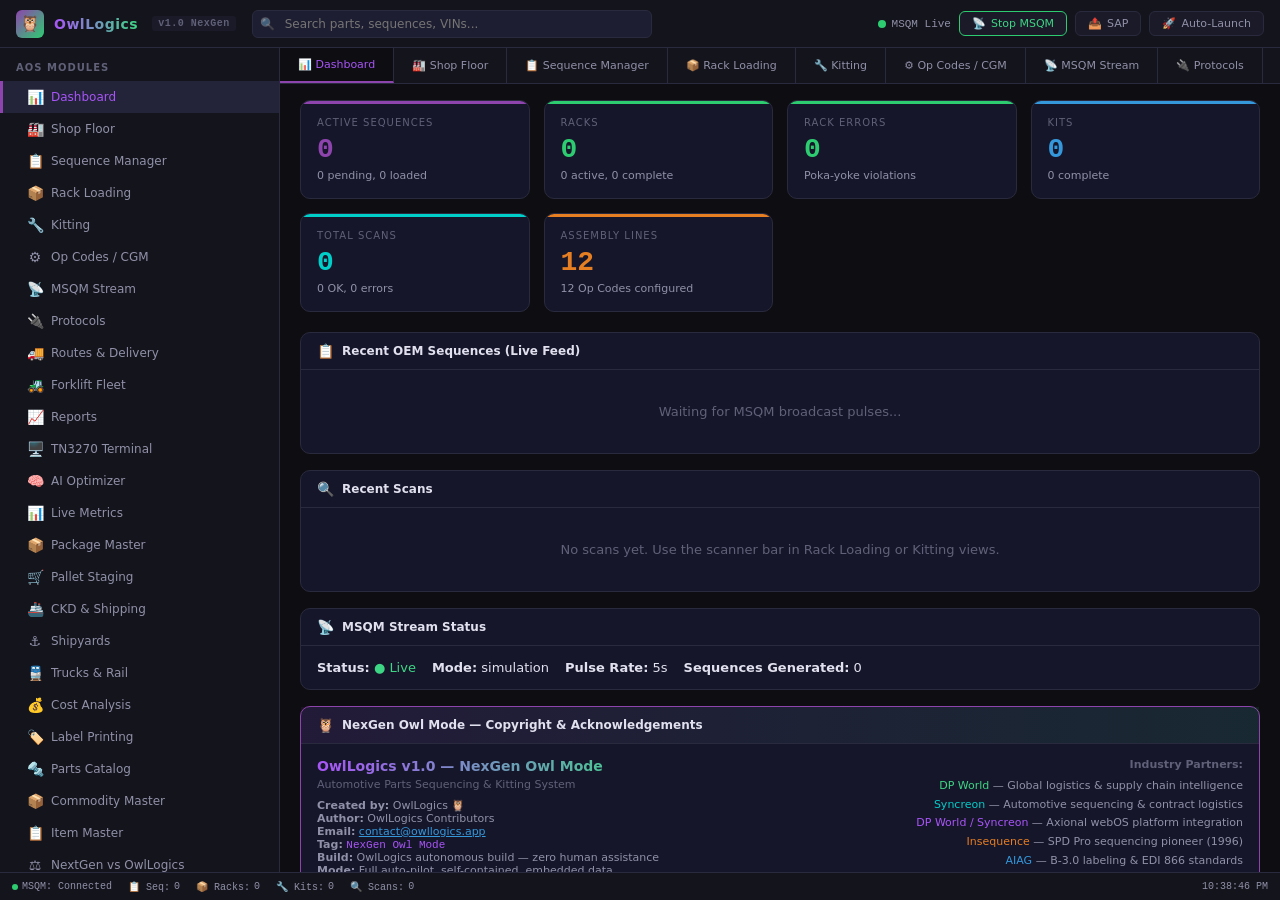
<file: index.html>
<!DOCTYPE html>
<html lang="en">
<head>
  <meta charset="UTF-8">
  <meta name="viewport" content="width=device-width, initial-scale=1.0, maximum-scale=5.0, user-scalable=yes">
  <meta name="description" content="OwlLogics NexGen — Automotive Parts Sequencing & Kitting System. FCA CONVIS, Harley-Davidson SAP, GM ILVS, Azure IoT Hub, SAP PM. Self-contained PWA.">
  <meta name="theme-color" content="#8E44AD">
  <meta name="mobile-web-app-capable" content="yes">
  <meta name="apple-mobile-web-app-capable" content="yes">
  <meta name="apple-mobile-web-app-status-bar-style" content="black-translucent">
  <meta name="apple-mobile-web-app-title" content="OwlLogics">
  <meta name="application-name" content="OwlLogics">
  <link rel="manifest" href="manifest.json">
  <link rel="apple-touch-icon" href="icons/apple-touch-icon.png" sizes="180x180">
  <link rel="apple-touch-icon" href="icons/icon-192.png" sizes="192x192">
  <link rel="icon" type="image/png" href="icons/favicon-32.png" sizes="32x32">
  <link rel="icon" href="owllogics.ico" type="image/x-icon">
  <!--
    OwlLogics NexGen Owl Mode
    (c) 2024 Paul Adcock - All Rights Reserved - Patent Pending
    Contact: paul.dev.co@outlook.com
    Unauthorized reproduction, distribution, or commercial use is prohibited.
  -->
  <title>OwlLogics — NexGen Owl Mode — Automotive Parts Sequencing</title>
  <link rel="stylesheet" href="css/style.css">
  <link rel="icon" href="data:image/svg+xml,<svg xmlns='http://www.w3.org/2000/svg' viewBox='0 0 100 100'><rect width='100' height='100' rx='20' fill='%238E44AD'/><text x='50' y='72' font-size='55' text-anchor='middle' fill='white' font-family='sans-serif' font-weight='bold'>🦉</text></svg>">
  <style>
  /* Loading screen shown before app boots */
  #boot-loader {
    position: fixed; top: 0; left: 0; right: 0; bottom: 0;
    background: #0d0d12; display: flex; flex-direction: column;
    align-items: center; justify-content: center;
    z-index: 99999; transition: opacity 0.4s;
  }
  #boot-loader .boot-logo {
    width: 64px; height: 64px;
    background: linear-gradient(135deg, #8E44AD, #2ECC71);
    border-radius: 14px; display: flex; align-items: center; justify-content: center;
    font-size: 34px; color: white; font-weight: bold;
    animation: bootPulse 1.2s infinite;
    margin-bottom: 20px;
    box-shadow: 0 0 30px rgba(142,68,173,0.4);
  }
  #boot-loader .boot-title {
    color: #e0e0ee; font-family: 'Segoe UI', sans-serif; font-size: 18px;
    letter-spacing: 1px; margin-bottom: 4px; font-weight: 600;
  }
  #boot-loader .boot-title .accent {
    background: linear-gradient(90deg, #A855F7, #3DD684);
    -webkit-background-clip: text; -webkit-text-fill-color: transparent;
    background-clip: text;
  }
  #boot-loader .boot-subtitle {
    color: #606078; font-family: 'Segoe UI', sans-serif; font-size: 11px;
    letter-spacing: 0.5px; margin-bottom: 24px;
  }
  #boot-progress-track {
    width: 320px; height: 4px; background: #1a1a28; border-radius: 2px;
    overflow: hidden; margin-bottom: 16px;
  }
  #boot-progress-fill {
    height: 100%; width: 0%; border-radius: 2px;
    background: linear-gradient(90deg, #8E44AD, #2ECC71);
    transition: width 0.3s ease;
  }
  #boot-log {
    width: 380px; max-height: 200px; overflow: hidden;
    font-family: 'Cascadia Code', 'Consolas', monospace; font-size: 10px;
    line-height: 1.6;
  }
  .boot-log-entry {
    display: flex; align-items: center; gap: 6px;
    color: #606078; opacity: 0; transform: translateX(-8px);
    transition: all 0.2s ease;
  }
  .boot-log-entry.visible { opacity: 1; transform: translateX(0); }
  .boot-log-entry .ble-icon { width: 14px; text-align: center; font-size: 11px; }
  .boot-log-entry .ble-time { color: #404058; min-width: 50px; }
  .boot-log-entry .ble-msg { color: #9090a8; }
  .boot-log-entry.ok .ble-icon { color: #2ECC71; }
  .boot-log-entry.loading .ble-icon { color: #F1C40F; animation: spin 0.8s infinite; }
  .boot-log-entry.info .ble-icon { color: #3498DB; }
  .boot-log-entry.done .ble-msg { color: #2ECC71; }
  @keyframes bootPulse { 0%,100% { transform: scale(1); opacity: 1; } 50% { transform: scale(1.06); opacity: 0.85; } }
  @keyframes spin { from { transform: rotate(0deg); } to { transform: rotate(360deg); } }
  #boot-stats {
    margin-top: 16px; font-family: 'Cascadia Code', monospace; font-size: 9px;
    color: #404058; text-align: center;
  }
  </style>
</head>
<body>

  <!-- Boot Loader (verbose loading system) -->
  <div id="boot-loader">
    <div class="boot-logo">🦉</div>
    <div class="boot-title">OwlLogics <span class="accent">NexGen</span></div>
    <div class="boot-subtitle">Automotive Parts Sequencing & Kitting System</div>
    <div id="boot-progress-track"><div id="boot-progress-fill"></div></div>
    <div id="boot-log"></div>
    <div id="boot-stats"></div>
  </div>

  <!-- Top Bar -->
  <div class="topbar">
    <button id="mobile-menu-btn" onclick="AutoSeqUI.toggleMobileSidebar()">☰</button>
    <div class="topbar-brand">
      <div class="logo">🦉</div>
      <span class="brand-name">OwlLogics</span>
      <span class="version">v1.0 NexGen</span>
    </div>
    <div class="topbar-search">
      <input type="text" placeholder="Search parts, sequences, VINs..." id="global-search">
    </div>
    <div class="topbar-actions">
      <div class="live-indicator" id="live-indicator">
        <div class="live-dot"></div>
        <span class="live-text">MSQM Offline</span>
      </div>
      <button class="topbar-btn" onclick="AutoSeqUI.toggleMSQM()" id="msqm-toggle-top">
        <span>📡</span> <span id="msqm-toggle-text">Start MSQM</span>
      </button>
      <button class="topbar-btn" onclick="AutoSeqUI.exportSAP()">
        <span>📤</span> SAP
      </button>
      <button class="topbar-btn" onclick="AutoSeqUI.showLaunchSettings()" title="Auto-launch settings">
        <span>🚀</span> <span id="autolaunch-text">Auto-Launch</span>
      </button>
    </div>
  </div>

  <!-- Main Container -->
  <div class="main-container">

    <!-- Sidebar -->
    <div class="sidebar" id="sidebar"></div>

    <!-- Content Area -->
    <div class="content-area">
      <div class="content-tabs" id="content-tabs"></div>
      <div class="content-body" id="content-body"></div>
    </div>

  </div>

  <!-- Status Bar -->
  <div class="statusbar" id="statusbar"></div>

  <!-- Scripts -->
  <script src="js/core.js"></script>
  <script src="js/protocols.js"></script>
  <script src="js/labels.js"></script>
  <script src="js/ui.js"></script>
  <script src="js/flvisual.js"></script>
  <script src="js/sap-forklift.js"></script>
  <script src="js/sap-idoc.js"></script>
  <script src="js/owl-ai.js"></script>
  <script src="js/metrics.js"></script>
  <script src="js/logistics.js"></script>
  <script src="js/standards.js"></script>
  <script src="js/fleet-logistics.js"></script>
  <script src="js/trailer-print.js"></script>
  <script src="js/yms.js"></script>
  <script src="js/carrier-ship.js"></script>
  <script src="js/local-ai.js"></script>
  <script>
    // ── Verbose Boot Loader ───────────────────────────────────
    const BootLoader = (function () {
      const logEl = document.getElementById('boot-log');
      const fillEl = document.getElementById('boot-progress-fill');
      const statsEl = document.getElementById('boot-stats');
      const loaderEl = document.getElementById('boot-loader');
      const startTime = Date.now();
      let currentStep = 0;
      const TOTAL_STEPS = 11;

      function setProgress(pct) {
        if (fillEl) fillEl.style.width = pct + '%';
      }

      function log(icon, msg, status) {
        if (!logEl) return;
        const entry = document.createElement('div');
        entry.className = 'boot-log-entry ' + (status || 'info');
        const elapsed = ((Date.now() - startTime) / 1000).toFixed(2);
        entry.innerHTML = '<span class="ble-time">' + elapsed + 's</span><span class="ble-icon">' + icon + '</span><span class="ble-msg">' + msg + '</span>';
        logEl.appendChild(entry);
        void entry.offsetHeight;
        entry.classList.add('visible');
        while (logEl.children.length > 8) {
          logEl.removeChild(logEl.firstChild);
        }
      }

      function updateStats(text) {
        if (statsEl) statsEl.textContent = text;
      }

      async function step(icon, label, fn) {
        currentStep++;
        const pct = Math.round((currentStep / TOTAL_STEPS) * 100);
        setProgress(pct);
        log(icon, label, 'loading');
        const stepStart = Date.now();
        let result;
        try {
          result = await fn();
          const dur = (Date.now() - stepStart);
          log('✓', label + ' (' + dur + 'ms)', 'ok');
        } catch (e) {
          log('✗', label + ' — ERROR: ' + e.message, 'info');
          result = null;
        }
        setProgress(Math.round((currentStep / TOTAL_STEPS) * 100));
        return result;
      }

      function finish() {
        setProgress(100);
        const total = ((Date.now() - startTime) / 1000).toFixed(2);
        log('🦉', 'Boot complete — ' + total + 's', 'done');
        updateStats('OwlLogics NexGen — Ready');
        setTimeout(function() {
          if (loaderEl) {
            loaderEl.style.opacity = '0';
            setTimeout(function() { loaderEl.style.display = 'none'; }, 400);
          }
        }, 600);
      }

      return { step: step, log: log, finish: finish, setProgress: setProgress, updateStats: updateStats };
    })();

    // ── Wait for all scripts to be fully loaded ───────────────
    function waitForScripts() {
      return new Promise(function(resolve) {
        function check() {
          if (typeof AutoSeq !== 'undefined' &&
              typeof AutoSeqUI !== 'undefined' &&
              typeof LabelEngine !== 'undefined' &&
              typeof ProtocolAdapter !== 'undefined' &&
              typeof ForkliftVisual !== 'undefined' &&
              typeof SapForklift !== 'undefined' &&
              typeof SapIDoc !== 'undefined' &&
              typeof OwlAI !== 'undefined' &&
              typeof MetricsDashboard !== 'undefined' &&
              typeof Logistics !== 'undefined' &&
              typeof Standards !== 'undefined' &&
              typeof FleetLogistics !== 'undefined' &&
              typeof TrailerPrint !== 'undefined' &&
              typeof YMS !== 'undefined' &&
              typeof CarrierShip !== 'undefined' &&
              typeof LocalAI !== 'undefined') {
            resolve();
          } else {
            setTimeout(check, 20);
          }
        }
        check();
      });
    }

    // ── Boot Sequence ─────────────────────────────────────────
    (async function () {
      BootLoader.setProgress(3);
      BootLoader.log('🦉', 'OwlLogics NexGen booting...', 'info');

      // Step 0: Verify scripts loaded
      await BootLoader.step('📚', 'Verifying script dependencies', async function() {
        await waitForScripts();
        return '16 JS modules loaded';
      });

      // Step 1: Load core data
      await BootLoader.step('📦', 'Loading parts catalog & config', async function() {
        await AutoSeq.loadData();
        return AutoSeq.state.parts.length + ' parts, ' + AutoSeq.state.lines.length + ' lines';
      });

      // Step 2: Restore saved state
      await BootLoader.step('💾', 'Restoring saved state', async function() {
        var restored = AutoSeq.loadState();
        if (restored) {
          return AutoSeq.state.sequences.length + ' sequences, ' + AutoSeq.state.racks.length + ' racks restored';
        }
        return 'No saved state — fresh start';
      });

      // Step 3: Initialize master data
      await BootLoader.step('📋', 'Initializing commodity & item masters', async function() {
        AutoSeq.initMasterData();
        Logistics.init();
        FleetLogistics.initGPS();
        FleetLogistics.initCKDRetrieval();
        TrailerPrint.init();
        YMS.init();
        CarrierShip.init();
        LocalAI.init();
        return AutoSeq.state.commodities.length + ' commodities, ' + Logistics.getLogisticsStats().packages + ' packages, ' + FleetLogistics.state.trailers.length + ' trailers';
      });

      // Step 4: Initialize barcode scanner
      await BootLoader.step('📡', 'Initializing barcode scanner engine', async function() {
        AutoSeq.initScanner();
        return 'Keyboard-wedge scanner ready';
      });

      // Step 5: Build UI framework
      await BootLoader.step('🎨', 'Building UI framework', async function() {
        AutoSeqUI.init();
        return '35 views, sidebar, status bar initialized';
      });

      // Step 6: Load label engine
      await BootLoader.step('🏷️', 'Loading label printing engine', async function() {
        var formats = LabelEngine.getBarcodeFormats();
        return Object.keys(formats).length + ' barcode formats, 9 label templates';
      });

      // Step 7: Load protocol adapters
      await BootLoader.step('🔌', 'Loading protocol adapters', async function() {
        var protos = ProtocolAdapter.getProtocols();
        return Object.keys(protos).length + ' protocols (SIM, REST, WS, MQTT, EDI, OPC-UA, Serial, Azure IoT Hub)';
      });

      // Step 8: Start MSQM stream
      await BootLoader.step('📡', 'Starting MSQM data stream', async function() {
        return new Promise(function(resolve) {
          setTimeout(function() {
            AutoSeq.msqmStart();
            AutoSeqUI.updateLiveIndicator();
            var btnText = document.getElementById('msqm-toggle-text');
            if (btnText) btnText.textContent = 'Stop MSQM';
            var btn = document.getElementById('msqm-toggle-top');
            if (btn) btn.classList.add('active');
            resolve('MSQM live — ' + AutoSeq.state.msqm.mode + ' mode');
          }, 200);
        });
      });

      // Step 9: Setup auto-save
      await BootLoader.step('⏱️', 'Setting up auto-save & event handlers', async function() {
        setInterval(function() {
          if (AutoSeq.state.persistence.autoSave) AutoSeq.saveState();
        }, 30000);
        window.addEventListener('beforeunload', function() {
          if (AutoSeq.state.persistence.autoSave) AutoSeq.saveState();
        });
        var search = document.getElementById('global-search');
        if (search) {
          search.addEventListener('keydown', function(e) {
            if (e.key === 'Enter' && search.value.trim()) {
              var query = search.value.trim();
              var part = AutoSeq.lookupPart(query);
              var seq = AutoSeq.lookupSequence(query);
              if (part) {
                AutoSeq.alert('info', 'Part Found', part.description + ' (' + part.partNumber + ')');
              } else if (seq) {
                AutoSeq.alert('info', 'Sequence Found', 'Seq #' + seq.sequenceNumber + ' — VIN ' + seq.vin);
              } else {
                AutoSeq.alert('warning', 'No Match', 'No part or sequence found for "' + query + '"');
              }
            }
          });
        }
        document.addEventListener('click', function(e) {
          if (e.target && e.target.classList && e.target.classList.contains('modal-overlay')) {
            AutoSeqUI.closeModal();
          }
        });
        document.addEventListener('keydown', function(e) {
          if (e.key === 'Escape') AutoSeqUI.closeModal();
        });
        return 'Auto-save (30s), before-unload, search, modal handlers';
      });

      // Step 10: Final render
      await BootLoader.step('✨', 'Rendering dashboard', async function() {
        AutoSeqUI.switchView('dashboard');
        return 'Dashboard rendered — app ready';
      });

      BootLoader.finish();

      // Register Service Worker for PWA (offline support)
      if ('serviceWorker' in navigator) {
        navigator.serviceWorker.register('sw.js').then(function(reg) {
          console.log('SW registered: PWA mode active');
        }).catch(function(err) {
          console.log('SW registration skipped (file:// mode)');
        });
      }
    })();
  </script>

</body>
</html>
</file>
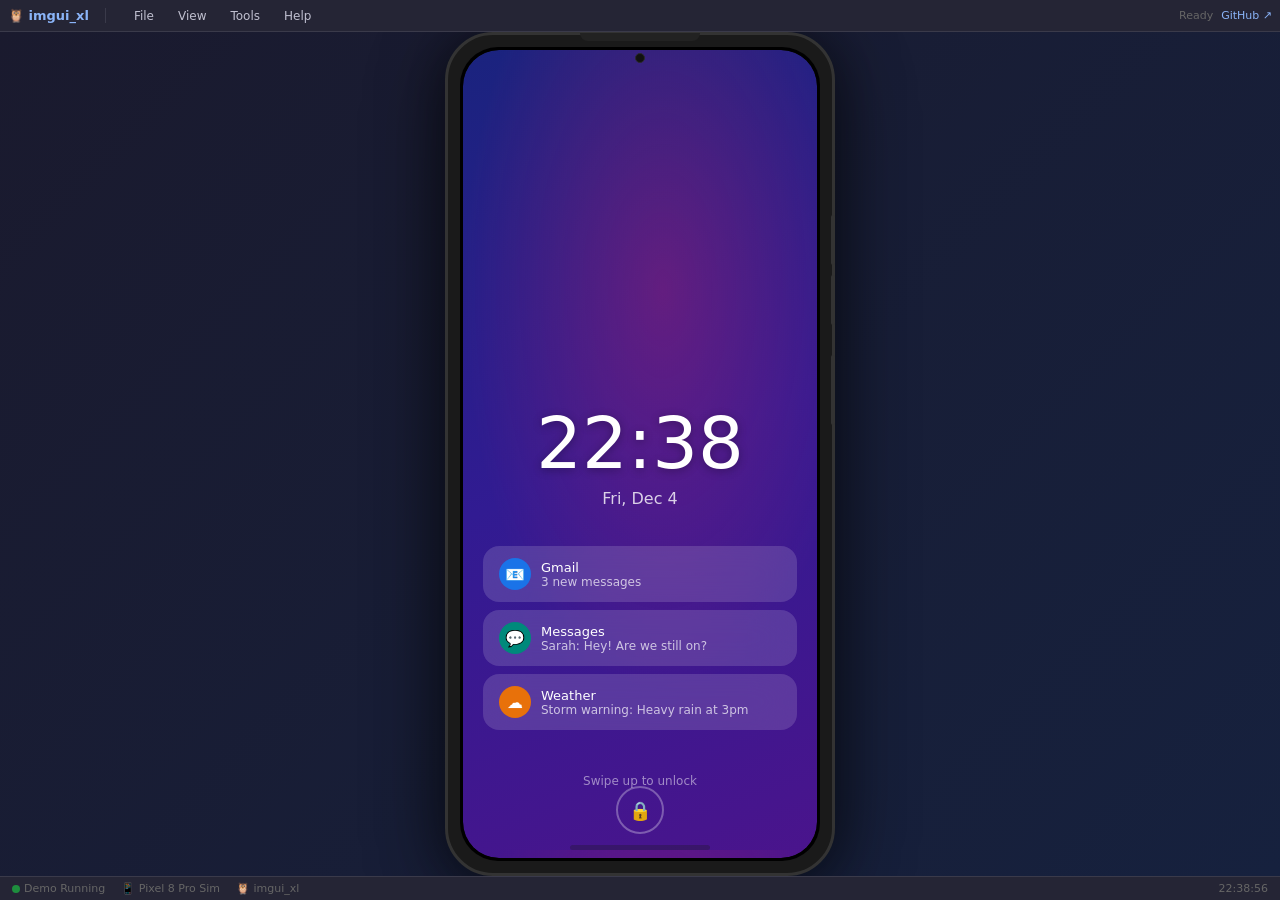
<file: examples/pixel_os_demo/pixel_os_demo.html>
<!doctype html>
<html lang="en-us">
  <head>
    <meta charset="utf-8">
    <meta name="viewport" content="width=device-width, initial-scale=1, maximum-scale=1, minimum-scale=1, user-scalable=no"/>
    <meta name="description" content="Pixel OS Model Demo — Interactive phone simulator showcasing Pixel OS capabilities. Part of imgui_xl examples.">
    <meta name="theme-color" content="#1a1a2e">
    <title>Pixel OS Model Demo — imgui_xl</title>
    <!--
      Pixel OS Model Demo
      Part of imgui_xl (Dear ImGui XL fork) — https://github.com/Turtle-PB/imgui_xl
      (c) 2024 Paul Adcock / OwlLogics. MIT License.
      Interactive Pixel phone simulator showcasing OS capabilities.
    -->
    <style>
      /* ===== MENU BAR ===== */
      * { margin:0; padding:0; box-sizing:border-box; -webkit-user-select:none; user-select:none; }
      body { display:flex; flex-direction:column; height:100vh; background:#1a1a2e; font-family:'Google Sans','Segoe UI',system-ui,sans-serif; overflow:hidden; }

      .menu-bar { display:flex; align-items:center; height:32px; background:#252535; border-bottom:1px solid #3a3a4a; padding:0 8px; flex-shrink:0; z-index:1000; }
      .menu-bar-brand { display:flex; align-items:center; gap:6px; font-size:13px; color:#8ab4f8; font-weight:600; margin-right:16px; padding-right:16px; border-right:1px solid #3a3a4a; }
      .menu-item { position:relative; }
      .menu-btn { background:transparent; border:none; color:#c0c0d0; font-size:12px; padding:5px 12px; cursor:pointer; border-radius:4px; font-family:inherit; }
      .menu-btn:hover, .menu-btn.active { background:#3a3a5a; color:#fff; }
      .menu-dropdown { display:none; position:absolute; top:100%; left:0; min-width:200px; background:#2a2a3a; border:1px solid #3a3a4a; border-radius:6px; box-shadow:0 4px 16px rgba(0,0,0,0.4); z-index:2000; padding:4px 0; }
      .menu-item.open .menu-dropdown { display:block; }
      .menu-dd-item { display:flex; align-items:center; gap:8px; padding:8px 14px; font-size:12px; color:#c0c0d0; cursor:pointer; }
      .menu-dd-item:hover { background:#3a3a5a; color:#fff; }
      .menu-dd-item .dd-icon { width:18px; text-align:center; }
      .menu-dd-item .dd-shortcut { margin-left:auto; color:#666; font-size:10px; }
      .menu-dd-sep { height:1px; background:#3a3a4a; margin:4px 0; }
      .menu-dd-item.disabled { opacity:0.4; cursor:default; }
      .menu-dd-item.disabled:hover { background:none; color:#c0c0d0; }

      .menu-bar-right { margin-left:auto; display:flex; align-items:center; gap:8px; }
      .menu-status { font-size:11px; color:#666; }
      .menu-link { font-size:11px; color:#8ab4f8; text-decoration:none; }
      .menu-link:hover { text-decoration:underline; }

      /* ===== PHONE STAGE ===== */
      .stage { flex:1; display:flex; justify-content:center; align-items:center; overflow:auto; background:linear-gradient(135deg,#1a1a2e,#16213e); position:relative; }

      /* ===== PHONE FRAME (Pixel 8 Pro style) ===== */
      .phone { width:390px; height:844px; border-radius:48px; background:#1a1a1a; border:3px solid #333; position:relative; box-shadow:0 0 60px rgba(0,0,0,0.5),0 20px 80px rgba(0,0,0,0.4); flex-shrink:0; }
      .phone::before { content:''; position:absolute; top:12px; left:12px; right:12px; bottom:12px; border-radius:38px; background:#000; z-index:0; }
      .screen { position:absolute; top:15px; left:15px; right:15px; bottom:15px; border-radius:36px; overflow:hidden; z-index:1; background:#0c0c0c; }

      .camera-bar { position:absolute; top:-2px; left:50%; transform:translateX(-50%); width:120px; height:8px; background:#222; border-radius:0 0 12px 12px; z-index:100; }
      .camera-dot { position:absolute; top:18px; left:50%; transform:translateX(-50%); width:10px; height:10px; border-radius:50%; background:#111; border:1px solid #2a2a2a; z-index:100; }

      .vol-up { position:absolute; right:-3px; top:180px; width:4px; height:50px; background:#333; border-radius:2px; }
      .vol-dn { position:absolute; right:-3px; top:240px; width:4px; height:50px; background:#333; border-radius:2px; }
      .pwr-btn { position:absolute; right:-3px; top:320px; width:4px; height:70px; background:#333; border-radius:2px; }

      .screen-content { position:absolute; inset:0; border-radius:36px; overflow:hidden; transition:transform 0.3s ease; }

      /* ===== LOCK SCREEN ===== */
      .lock-screen { position:absolute; inset:0; background:linear-gradient(160deg,#1a237e,#311b92,#4a148c); display:flex; flex-direction:column; justify-content:center; align-items:center; transition:transform 0.4s ease,opacity 0.4s; z-index:20; cursor:pointer; }
      .lock-screen::before { content:''; position:absolute; inset:0; background:url('data:image/svg+xml,<svg xmlns="http://www.w3.org/2000/svg" width="400" height="800"><defs><radialGradient id="g" cx="50%25" cy="30%25"><stop offset="0%25" stop-color="%23e91e63" stop-opacity="0.3"/><stop offset="100%25" stop-color="%23e91e63" stop-opacity="0"/></radialGradient></defs><rect width="400" height="800" fill="url(%23g)"/></svg>'); }
      .lock-clock { font-size:72px; font-weight:300; color:#fff; text-shadow:0 2px 10px rgba(0,0,0,0.3); z-index:1; }
      .lock-date { font-size:16px; color:rgba(255,255,255,0.8); margin-top:4px; z-index:1; }
      .lock-notif { position:absolute; bottom:120px; left:20px; right:20px; z-index:1; }
      .lock-notif-item { background:rgba(255,255,255,0.15); backdrop-filter:blur(20px); border-radius:16px; padding:12px 16px; margin-bottom:8px; color:#fff; font-size:13px; display:flex; align-items:center; gap:10px; }
      .lock-notif-icon { width:32px; height:32px; border-radius:50%; display:flex; align-items:center; justify-content:center; font-size:16px; flex-shrink:0; }
      .lock-swipe { position:absolute; bottom:70px; left:50%; transform:translateX(-50%); color:rgba(255,255,255,0.5); font-size:12px; text-align:center; animation:swipeHint 2s ease-in-out infinite; z-index:1; }
      @keyframes swipeHint { 0%,100%{transform:translateX(-50%) translateY(0)} 50%{transform:translateX(-50%) translateY(-8px)} }
      .lock-fingerprint { position:absolute; bottom:24px; left:50%; transform:translateX(-50%); width:48px; height:48px; border-radius:50%; border:2px solid rgba(255,255,255,0.3); display:flex; align-items:center; justify-content:center; cursor:pointer; z-index:2; transition:border-color 0.3s,transform 0.15s; }
      .lock-fingerprint::before { content:'\1F512'; font-size:18px; }
      .lock-fingerprint:hover { border-color:rgba(255,255,255,0.6); }
      .lock-fingerprint:active { border-color:#4caf50; transform:translateX(-50%) scale(0.9); }

      /* ===== HOME SCREEN ===== */
      .home-screen { position:absolute; inset:0; background:linear-gradient(180deg,#f5f5f7 0%,#e8e8ed 100%); display:flex; flex-direction:column; opacity:0; pointer-events:none; transition:opacity 0.4s; z-index:10; }
      .home-screen.active { opacity:1; pointer-events:auto; }
      .home-screen.dark { background:linear-gradient(180deg,#1a1a1a 0%,#0d0d0d 100%); }

      .status-bar { height:44px; display:flex; justify-content:space-between; align-items:center; padding:0 24px 0 28px; font-size:13px; font-weight:600; color:#1a1a1a; flex-shrink:0; position:relative; z-index:30; }
      .home-screen.dark .status-bar { color:#fff; }
      .status-left { display:flex; align-items:center; gap:6px; }
      .status-right { display:flex; align-items:center; gap:6px; font-size:14px; }
      .status-icons { display:flex; gap:5px; align-items:center; }

      .search-bar { margin:8px 16px 4px; background:#fff; border-radius:48px; padding:10px 20px; display:flex; align-items:center; gap:12px; box-shadow:0 1px 3px rgba(0,0,0,0.08); cursor:text; }
      .home-screen.dark .search-bar { background:#2a2a2a; box-shadow:none; }
      .home-screen.dark .search-bar .search-text { color:#aaa; }
      .search-bar svg { width:20px; height:20px; }
      .search-text { color:#5f6368; font-size:14px; }
      .search-mic { margin-left:auto; color:#4285f4; }

      .weather-widget { margin:4px 16px; background:linear-gradient(135deg,#4285f4,#1a73e8); border-radius:28px; padding:16px 20px; color:#fff; display:flex; justify-content:space-between; align-items:center; box-shadow:0 2px 8px rgba(0,0,0,0.1); cursor:pointer; }
      .weather-left { display:flex; flex-direction:column; }
      .weather-temp { font-size:36px; font-weight:400; }
      .weather-loc { font-size:12px; opacity:0.9; }
      .weather-icon { font-size:36px; }

      .app-grid { flex:1; display:grid; grid-template-columns:repeat(4,1fr); grid-auto-rows:auto; gap:16px; padding:12px 16px 80px; align-content:flex-start; overflow-y:auto; }
      .app-item { display:flex; flex-direction:column; align-items:center; gap:6px; cursor:pointer; transition:transform 0.15s; }
      .app-item:active { transform:scale(0.88); }
      .app-icon { width:56px; height:56px; border-radius:18px; display:flex; align-items:center; justify-content:center; font-size:28px; box-shadow:0 2px 6px rgba(0,0,0,0.1); position:relative; }
      .app-label { font-size:11px; color:#3c4043; text-align:center; white-space:nowrap; }
      .home-screen.dark .app-label { color:#e0e0e0; }

      .dock { position:absolute; bottom:8px; left:12px; right:12px; background:rgba(255,255,255,0.75); backdrop-filter:blur(20px); border-radius:32px; padding:8px 16px; display:flex; justify-content:space-around; }
      .home-screen.dark .dock { background:rgba(40,40,40,0.75); }
      .dock-item { display:flex; flex-direction:column; align-items:center; gap:4px; cursor:pointer; transition:transform 0.15s; }
      .dock-item:active { transform:scale(0.88); }
      .dock-icon { width:48px; height:48px; border-radius:16px; display:flex; align-items:center; justify-content:center; font-size:24px; }

      .nav-pill { position:absolute; bottom:8px; left:50%; transform:translateX(-50%); width:140px; height:5px; background:#1a1a1a; border-radius:3px; z-index:50; cursor:pointer; opacity:0.3; }
      .nav-pill:hover { opacity:0.6; }

      /* ===== APP WINDOWS ===== */
      .app-window { position:absolute; inset:0; z-index:40; display:none; flex-direction:column; animation:appOpen 0.25s ease; }
      .app-window.open { display:flex; }
      @keyframes appOpen { from{transform:scale(0.8);opacity:0} to{transform:scale(1);opacity:1} }

      .app-header { height:52px; display:flex; align-items:center; padding:0 16px; gap:12px; font-size:18px; font-weight:500; flex-shrink:0; }
      .app-body { flex:1; overflow-y:auto; padding:8px 0; }
      .app-close { width:40px; height:40px; border-radius:50%; display:flex; align-items:center; justify-content:center; cursor:pointer; flex-shrink:0; font-size:20px; }
      .app-close:hover { background:rgba(0,0,0,0.05); }

      /* ===== SETTINGS APP ===== */
      .settings-app { background:#f0f2f5; }
      .settings-app .app-header { background:#fff; color:#1a1a1a; border-bottom:1px solid #e0e0e0; }
      .settings-search { margin:12px 16px; background:#fff; border-radius:24px; padding:10px 16px; display:flex; align-items:center; gap:10px; border:1px solid #dadce0; }
      .settings-search input { border:none; outline:none; font-size:14px; flex:1; background:transparent; font-family:inherit; }
      .settings-section { margin:0 16px 12px; background:#fff; border-radius:16px; overflow:hidden; }
      .settings-row { display:flex; align-items:center; gap:16px; padding:14px 16px; border-bottom:1px solid #f0f0f0; cursor:pointer; }
      .settings-row:last-child { border:none; }
      .settings-row:active { background:#f5f5f5; }
      .settings-icon { width:36px; height:36px; border-radius:50%; display:flex; align-items:center; justify-content:center; font-size:18px; flex-shrink:0; }
      .settings-info { flex:1; }
      .settings-title { font-size:14px; color:#1a1a1a; }
      .settings-sub { font-size:12px; color:#5f6368; margin-top:2px; }
      .settings-toggle { width:36px; height:20px; border-radius:10px; background:#dadce0; position:relative; transition:background 0.2s; flex-shrink:0; cursor:pointer; }
      .settings-toggle.on { background:#1a73e8; }
      .settings-toggle::after { content:''; position:absolute; top:2px; left:2px; width:16px; height:16px; border-radius:50%; background:#fff; transition:left 0.2s; box-shadow:0 1px 2px rgba(0,0,0,0.2); }
      .settings-toggle.on::after { left:18px; }

      /* ===== MESSAGES APP ===== */
      .messages-app { background:#fff; }
      .messages-app .app-header { background:#fff; color:#1a1a1a; border-bottom:1px solid #f0f0f0; }
      .msg-list { flex:1; overflow-y:auto; }
      .msg-item { display:flex; align-items:center; gap:12px; padding:12px 16px; cursor:pointer; border-bottom:1px solid #f5f5f5; }
      .msg-item:active { background:#f9f9f9; }
      .msg-avatar { width:48px; height:48px; border-radius:50%; display:flex; align-items:center; justify-content:center; font-size:20px; flex-shrink:0; }
      .msg-info { flex:1; min-width:0; }
      .msg-name { font-size:14px; font-weight:500; color:#1a1a1a; }
      .msg-preview { font-size:13px; color:#5f6368; white-space:nowrap; overflow:hidden; text-overflow:ellipsis; margin-top:2px; }
      .msg-time { font-size:11px; color:#5f6368; flex-shrink:0; }
      .msg-chat { display:none; flex-direction:column; flex:1; }
      .msg-chat.open { display:flex; }
      .msg-chat-header { display:flex; align-items:center; gap:12px; padding:8px 16px; border-bottom:1px solid #f0f0f0; flex-shrink:0; }
      .msg-chat-body { flex:1; overflow-y:auto; padding:16px; display:flex; flex-direction:column; gap:8px; }
      .msg-bubble { max-width:75%; padding:10px 14px; border-radius:18px; font-size:14px; line-height:1.4; }
      .msg-bubble.them { background:#f0f2f5; align-self:flex-start; border-bottom-left-radius:4px; }
      .msg-bubble.me { background:#1a73e8; color:#fff; align-self:flex-end; border-bottom-right-radius:4px; }
      .msg-input-bar { display:flex; gap:8px; padding:8px 16px; border-top:1px solid #f0f0f0; flex-shrink:0; }
      .msg-input-bar input { flex:1; border:1px solid #dadce0; border-radius:24px; padding:8px 16px; font-size:14px; outline:none; font-family:inherit; }
      .msg-send { width:40px; height:40px; border-radius:50%; background:#1a73e8; color:#fff; border:none; cursor:pointer; font-size:18px; display:flex; align-items:center; justify-content:center; }

      /* ===== PHONE APP ===== */
      .phone-app { background:#fff; }
      .phone-app .app-header { background:#fff; color:#1a1a1a; border-bottom:1px solid #f0f0f0; }
      .phone-keypad { display:flex; flex-direction:column; align-items:center; flex:1; padding:20px; }
      .phone-number { font-size:28px; color:#1a1a1a; min-height:40px; margin-bottom:20px; text-align:center; }
      .keypad-grid { display:grid; grid-template-columns:repeat(3,72px); gap:16px; }
      .keypad-key { width:72px; height:72px; border-radius:50%; border:none; background:#f0f2f5; font-size:26px; font-weight:400; color:#1a1a1a; cursor:pointer; display:flex; flex-direction:column; align-items:center; justify-content:center; gap:2px; transition:background 0.15s; font-family:inherit; }
      .keypad-key:active { background:#dadce0; }
      .keypad-letters { font-size:10px; color:#5f6368; letter-spacing:1px; }
      .call-btn { width:72px; height:72px; border-radius:50%; background:#1e8e3e; border:none; color:#fff; font-size:28px; cursor:pointer; margin-top:16px; display:flex; align-items:center; justify-content:center; }
      .call-btn:active { transform:scale(0.9); }

      /* ===== CAMERA APP ===== */
      .camera-app { background:#000; }
      .camera-view { flex:1; background:linear-gradient(135deg,#1a237e,#311b92); display:flex; align-items:center; justify-content:center; position:relative; overflow:hidden; }
      .camera-view::before { content:''; position:absolute; inset:0; background:url('data:image/svg+xml,<svg xmlns="http://www.w3.org/2000/svg" width="400" height="600"><circle cx="200" cy="200" r="150" fill="%23e91e63" opacity="0.2"/><circle cx="120" cy="400" r="100" fill="%234285f4" opacity="0.15"/><circle cx="300" cy="350" r="80" fill="%23361cd1" opacity="0.1"/></svg>') center/cover; }
      .camera-viewfinder-text { color:rgba(255,255,255,0.5); font-size:14px; position:absolute; top:60px; left:50%; transform:translateX(-50%); }
      .camera-top { position:absolute; top:60px; left:0; right:0; display:flex; justify-content:space-around; z-index:5; }
      .camera-top-btn { width:40px; height:40px; border-radius:50%; background:rgba(255,255,255,0.15); display:flex; align-items:center; justify-content:center; font-size:18px; cursor:pointer; border:none; color:#fff; }
      .camera-top-btn:active { background:rgba(255,255,255,0.3); }
      .camera-modes { position:absolute; bottom:100px; left:0; right:0; display:flex; justify-content:center; gap:24px; z-index:5; }
      .camera-mode { color:rgba(255,255,255,0.6); font-size:12px; padding:6px 12px; cursor:pointer; border-radius:16px; }
      .camera-mode.active { color:#fff; background:rgba(255,255,255,0.15); }
      .camera-controls { position:absolute; bottom:24px; left:0; right:0; display:flex; justify-content:space-around; align-items:center; z-index:5; }
      .camera-gallery { width:48px; height:48px; border-radius:12px; background:rgba(255,255,255,0.15); border:2px solid rgba(255,255,255,0.3); cursor:pointer; }
      .camera-shutter { width:72px; height:72px; border-radius:50%; border:4px solid #fff; background:transparent; cursor:pointer; transition:transform 0.1s; }
      .camera-shutter:active { transform:scale(0.9); }
      .camera-switch { width:48px; height:48px; border-radius:50%; background:rgba(255,255,255,0.15); display:flex; align-items:center; justify-content:center; font-size:20px; cursor:pointer; border:none; color:#fff; }
      .camera-switch:active { background:rgba(255,255,255,0.3); }

      /* ===== PHOTOS APP ===== */
      .photos-app { background:#fff; }
      .photos-app .app-header { background:#fff; color:#1a1a1a; border-bottom:1px solid #f0f0f0; }
      .photos-grid { display:grid; grid-template-columns:repeat(3,1fr); gap:2px; padding:0; }
      .photo-tile { aspect-ratio:1; cursor:pointer; display:flex; align-items:center; justify-content:center; font-size:32px; }
      .photo-tile:active { opacity:0.8; }

      /* ===== CLOCK APP ===== */
      .clock-app { background:#fff; }
      .clock-app .app-header { background:#fff; color:#1a1a1a; border-bottom:1px solid #f0f0f0; }
      .clock-tabs { display:flex; border-bottom:1px solid #f0f0f0; }
      .clock-tab { flex:1; text-align:center; padding:12px; font-size:13px; color:#5f6368; cursor:pointer; border-bottom:2px solid transparent; }
      .clock-tab.active { color:#1a73e8; border-bottom-color:#1a73e8; }
      .clock-tab-content { flex:1; overflow-y:auto; padding:20px; }
      .world-clock-item { display:flex; justify-content:space-between; align-items:center; padding:16px 0; border-bottom:1px solid #f0f0f0; }
      .world-clock-city { font-size:16px; font-weight:500; }
      .world-clock-time { font-size:28px; font-weight:300; color:#1a1a1a; }
      .world-clock-date { font-size:12px; color:#5f6368; }
      .alarm-item { display:flex; align-items:center; gap:16px; padding:14px 0; border-bottom:1px solid #f0f0f0; }
      .alarm-time { font-size:36px; font-weight:300; }
      .alarm-info { font-size:12px; color:#5f6368; }
      .stopwatch-display { font-size:64px; font-weight:200; text-align:center; margin:40px 0; font-variant-numeric:tabular-nums; }
      .stopwatch-controls { display:flex; justify-content:center; gap:24px; }
      .stopwatch-btn { width:64px; height:64px; border-radius:50%; border:none; font-size:14px; font-weight:500; cursor:pointer; display:flex; align-items:center; justify-content:center; font-family:inherit; }
      .stopwatch-btn.start { background:#1e8e3e; color:#fff; }
      .stopwatch-btn.stop { background:#d93025; color:#fff; }
      .stopwatch-btn.reset { background:#f0f2f5; color:#1a1a1a; }

      /* ===== BROWSER APP ===== */
      .browser-app { background:#fff; }
      .browser-app .app-header { background:#fff; color:#1a1a1a; border-bottom:1px solid #f0f0f0; }
      .browser-bar { display:flex; gap:8px; padding:8px 16px; border-bottom:1px solid #f0f0f0; }
      .browser-url { flex:1; background:#f0f2f5; border-radius:24px; padding:8px 16px; font-size:13px; color:#5f6368; display:flex; align-items:center; gap:8px; }
      .browser-content { padding:16px; overflow-y:auto; flex:1; }
      .browser-card { background:#fff; border:1px solid #e8e8ed; border-radius:12px; padding:16px; margin-bottom:12px; }
      .browser-card h3 { font-size:16px; color:#1a1a1a; margin-bottom:6px; }
      .browser-card p { font-size:13px; color:#5f6368; line-height:1.5; }

      /* ===== QUICK SETTINGS ===== */
      .quick-settings { position:absolute; inset:0; background:rgba(0,0,0,0.4); backdrop-filter:blur(8px); z-index:60; display:none; opacity:0; transition:opacity 0.3s; }
      .quick-settings.open { display:block; opacity:1; }
      .qs-panel { position:absolute; top:0; left:0; right:0; background:rgba(255,255,255,0.95); backdrop-filter:blur(20px); border-radius:0 0 24px 24px; padding:60px 20px 24px; transform:translateY(-100%); transition:transform 0.3s ease; }
      .quick-settings.open .qs-panel { transform:translateY(0); }
      .qs-grid { display:grid; grid-template-columns:repeat(4,1fr); gap:12px; }
      .qs-tile { display:flex; flex-direction:column; align-items:center; gap:6px; padding:12px 8px; border-radius:16px; background:rgba(0,0,0,0.05); cursor:pointer; transition:background 0.2s; }
      .qs-tile:active { background:rgba(0,0,0,0.1); }
      .qs-tile.active { background:#1a73e8; color:#fff; }
      .qs-tile.active .qs-tile-icon { color:#fff; }
      .qs-tile-icon { width:24px; height:24px; display:flex; align-items:center; justify-content:center; font-size:18px; }
      .qs-tile-label { font-size:10px; text-align:center; }
      .qs-bottom { display:flex; justify-content:space-between; align-items:center; margin-top:16px; padding-top:16px; border-top:1px solid rgba(0,0,0,0.08); }
      .qs-bottom-info { display:flex; align-items:center; gap:8px; font-size:12px; color:#5f6368; }
      .qs-settings-btn { width:32px; height:32px; border-radius:50%; display:flex; align-items:center; justify-content:center; cursor:pointer; font-size:16px; }
      .qs-brightness-slider { margin-top:12px; }
      .qs-brightness-slider input { width:100%; cursor:pointer; }

      /* ===== RECENTS ===== */
      .recents-screen { position:absolute; inset:0; background:#000; z-index:55; display:none; flex-direction:column; opacity:0; transition:opacity 0.3s; }
      .recents-screen.open { display:flex; opacity:1; }
      .recents-header { padding:60px 20px 20px; color:#fff; font-size:14px; }
      .recents-cards { flex:1; overflow-x:auto; display:flex; gap:16px; padding:20px; align-items:center; }
      .recents-card { min-width:280px; height:500px; background:#1a1a1a; border-radius:24px; overflow:hidden; border:1px solid #333; position:relative; cursor:pointer; transition:transform 0.15s; }
      .recents-card:active { transform:scale(0.95); }
      .recents-card-label { position:absolute; bottom:12px; left:16px; color:#fff; font-size:12px; }
      .recents-clear { position:absolute; bottom:24px; left:50%; transform:translateX(-50%); background:rgba(255,255,255,0.15); color:#fff; border:none; padding:10px 24px; border-radius:20px; font-size:13px; cursor:pointer; backdrop-filter:blur(10px); }

      /* ===== UNLOCK ===== */
      .screen-content.unlocked .lock-screen { transform:translateY(-100%); opacity:0; pointer-events:none; }

      /* ===== ANIMATIONS ===== */
      .shutter-flash { position:absolute; inset:0; background:#fff; z-index:200; opacity:0; pointer-events:none; }
      .shutter-flash.flash { animation:flash 0.2s ease; }
      @keyframes flash { 0%{opacity:0} 30%{opacity:0.8} 100%{opacity:0} }

      /* ===== SNACKBAR ===== */
      .snackbar { position:absolute; bottom:40px; left:50%; transform:translateX(-50%); background:#3c4043; color:#fff; padding:12px 24px; border-radius:8px; font-size:13px; z-index:9999; opacity:0; transition:opacity 0.3s; pointer-events:none; }

      /* ===== STATUS BAR (menu bar bottom) ===== */
      .status-bar-bottom { height:24px; background:#252535; border-top:1px solid #3a3a4a; display:flex; align-items:center; padding:0 12px; font-size:11px; color:#666; flex-shrink:0; gap:16px; }
      .sbs-item { display:flex; align-items:center; gap:4px; }
      .sbs-dot { width:8px; height:8px; border-radius:50%; background:#1e8e3e; }
      .sbs-right { margin-left:auto; }
    </style>
  </head>
  <body>

  <!-- ===== MENU BAR ===== -->
  <div class="menu-bar">
    <div class="menu-bar-brand">🦉 imgui_xl</div>

    <div class="menu-item" id="mi-file">
      <button class="menu-btn" onclick="toggleMenu('mi-file')">File</button>
      <div class="menu-dropdown">
        <div class="menu-dd-item" onclick="menuOpenApp('phoneApp')"><span class="dd-icon">📞</span> Open Phone<span class="dd-shortcut">Ctrl+P</span></div>
        <div class="menu-dd-item" onclick="menuOpenApp('messagesApp')"><span class="dd-icon">💬</span> Open Messages<span class="dd-shortcut">Ctrl+M</span></div>
        <div class="menu-dd-item" onclick="menuOpenApp('browserApp')"><span class="dd-icon">🌐</span> Open Browser<span class="dd-shortcut">Ctrl+B</span></div>
        <div class="menu-dd-item" onclick="menuOpenApp('cameraApp')"><span class="dd-icon">📷</span> Open Camera<span class="dd-shortcut">Ctrl+Shift+C</span></div>
        <div class="menu-dd-item" onclick="menuOpenApp('settingsApp')"><span class="dd-icon">⚙️</span> Open Settings<span class="dd-shortcut">Ctrl+,</span></div>
        <div class="menu-dd-sep"></div>
        <div class="menu-dd-item" onclick="menuLockPhone()"><span class="dd-icon">🔒</span> Lock Phone<span class="dd-shortcut">Ctrl+L</span></div>
        <div class="menu-dd-item" onclick="menuReload()"><span class="dd-icon">🔄</span> Reload Demo<span class="dd-shortcut">Ctrl+R</span></div>
      </div>
    </div>

    <div class="menu-item" id="mi-view">
      <button class="menu-btn" onclick="toggleMenu('mi-view')">View</button>
      <div class="menu-dropdown">
        <div class="menu-dd-item" onclick="menuGoHome()"><span class="dd-icon">🏠</span> Home Screen<span class="dd-shortcut">Home</span></div>
        <div class="menu-dd-item" onclick="menuOpenRecents()"><span class="dd-icon">🔲</span> Recents<span class="dd-shortcut">Ctrl+Tab</span></div>
        <div class="menu-dd-item" onclick="menuOpenQuickSettings()"><span class="dd-icon">⚡</span> Quick Settings<span class="dd-shortcut">Ctrl+Q</span></div>
        <div class="menu-dd-sep"></div>
        <div class="menu-dd-item" onclick="menuToggleDarkMode()"><span class="dd-icon">🌙</span> Toggle Dark Mode<span class="dd-shortcut">Ctrl+D</span></div>
        <div class="menu-dd-item" onclick="menuToggleTheme()"><span class="dd-icon">🎨</span> Cycle Theme<span class="dd-shortcut">Ctrl+T</span></div>
      </div>
    </div>

    <div class="menu-item" id="mi-tools">
      <button class="menu-btn" onclick="toggleMenu('mi-tools')">Tools</button>
      <div class="menu-dropdown">
        <div class="menu-dd-item" onclick="menuOpenApp('clockApp')"><span class="dd-icon">🕐</span> Clock & Stopwatch</div>
        <div class="menu-dd-item" onclick="menuOpenApp('photosApp')"><span class="dd-icon">🖼️</span> Photos</div>
        <div class="menu-dd-item" onclick="menuTakePhoto()"><span class="dd-icon">📸</span> Capture Photo</div>
        <div class="menu-dd-sep"></div>
        <div class="menu-dd-item" onclick="menuSnack('imgui_xl build info: example_emscripten_pixel')"><span class="dd-icon">ℹ️</span> Build Info</div>
        <div class="menu-dd-item" onclick="window.open('https://github.com/Turtle-PB/imgui_xl','_blank')"><span class="dd-icon">📂</span> GitHub Repo</div>
      </div>
    </div>

    <div class="menu-item" id="mi-help">
      <button class="menu-btn" onclick="toggleMenu('mi-help')">Help</button>
      <div class="menu-dropdown">
        <div class="menu-dd-item" onclick="menuSnack('Click lock screen or fingerprint to unlock. Tap apps to explore!')"><span class="dd-icon">📖</span> Quick Guide</div>
        <div class="menu-dd-item" onclick="window.open('https://github.com/ocornut/imgui/wiki','_blank')"><span class="dd-icon">📚</span> ImGui Wiki</div>
        <div class="menu-dd-item" onclick="window.open('https://github.com/Turtle-PB/imgui_xl/blob/master/CONTRIBUTING.md','_blank')"><span class="dd-icon">🤝</span> Contributing</div>
        <div class="menu-dd-sep"></div>
        <div class="menu-dd-item" onclick="menuSnack('Pixel OS Model Demo v1.0 | (c) 2024 Paul Adcock / OwlLogics | MIT License')"><span class="dd-icon">ℹ️</span> About</div>
      </div>
    </div>

    <div class="menu-bar-right">
      <span class="menu-status" id="menuStatus">Ready</span>
      <a class="menu-link" href="https://github.com/Turtle-PB/imgui_xl" target="_blank">GitHub ↗</a>
    </div>
  </div>

  <!-- ===== PHONE STAGE ===== -->
  <div class="stage" id="stage">
    <div class="phone">
      <div class="camera-bar"></div>
      <div class="camera-dot"></div>
      <div class="vol-up"></div>
      <div class="vol-dn"></div>
      <div class="pwr-btn"></div>

      <div class="screen">
        <div class="screen-content" id="screenContent">

          <!-- ===== LOCK SCREEN ===== -->
          <div class="lock-screen" id="lockScreen" onclick="handleLockClick(event)">
            <div class="lock-clock" id="lockClock">--:--</div>
            <div class="lock-date" id="lockDate">---</div>
            <div class="lock-notif">
              <div class="lock-notif-item">
                <div class="lock-notif-icon" style="background:#1a73e8">📧</div>
                <div><div style="font-weight:500">Gmail</div><div style="opacity:0.7;font-size:12px">3 new messages</div></div>
              </div>
              <div class="lock-notif-item">
                <div class="lock-notif-icon" style="background:#00897b">💬</div>
                <div><div style="font-weight:500">Messages</div><div style="opacity:0.7;font-size:12px">Sarah: Hey! Are we still on?</div></div>
              </div>
              <div class="lock-notif-item">
                <div class="lock-notif-icon" style="background:#e8710a">☁️</div>
                <div><div style="font-weight:500">Weather</div><div style="opacity:0.7;font-size:12px">Storm warning: Heavy rain at 3pm</div></div>
              </div>
            </div>
            <div class="lock-swipe">Swipe up to unlock</div>
            <div class="lock-fingerprint" id="fingerprint" onclick="unlock()" title="Click to unlock"></div>
          </div>

          <!-- ===== HOME SCREEN ===== -->
          <div class="home-screen" id="homeScreen">
            <div class="status-bar">
              <div class="status-left"><span id="statusTime">--:--</span></div>
              <div class="status-right">
                <span class="status-icons">
                  <span style="font-size:11px">📶</span>
                  <span style="font-size:11px">📡</span>
                  <span style="font-size:13px">🔋</span>
                  <span style="font-size:10px" id="batteryPct">87%</span>
                </span>
              </div>
            </div>

            <div class="search-bar" onclick="menuSnack('Search opened')">
              <svg viewBox="0 0 24 24" fill="#4285f4"><path d="M15.5 14h-.79l-.28-.27C15.41 12.59 16 11.11 16 9.5 16 5.91 13.09 3 9.5 3S3 5.91 3 9.5 5.91 16 9.5 16c1.61 0 3.09-.59 4.23-1.57l.27.28v.79l5 4.99L20.49 19l-4.99-5zm-6 0C7.01 14 5 11.99 5 9.5S7.01 5 9.5 5 14 7.01 14 9.5 11.99 14 9.5 14z"/></svg>
              <span class="search-text">Search</span>
              <span class="search-mic">🎤</span>
            </div>

            <div class="weather-widget" onclick="openApp('browserApp')">
              <div class="weather-left">
                <div class="weather-temp">72°</div>
                <div class="weather-loc">Phoenix, AZ</div>
              </div>
              <div class="weather-icon">⛅</div>
            </div>

            <div class="app-grid" id="appGrid">
              <div class="app-item" onclick="openApp('phoneApp')"><div class="app-icon" style="background:#1e8e3e">📞</div><div class="app-label">Phone</div></div>
              <div class="app-item" onclick="openApp('messagesApp')"><div class="app-icon" style="background:#00897b">💬</div><div class="app-label">Messages</div></div>
              <div class="app-item" onclick="openApp('cameraApp')"><div class="app-icon" style="background:#424242">📷</div><div class="app-label">Camera</div></div>
              <div class="app-item" onclick="openApp('photosApp')"><div class="app-icon" style="background:#e8710a">🖼️</div><div class="app-label">Photos</div></div>
              <div class="app-item" onclick="openApp('settingsApp')"><div class="app-icon" style="background:#455a64">⚙️</div><div class="app-label">Settings</div></div>
              <div class="app-item" onclick="openApp('clockApp')"><div class="app-icon" style="background:#1565c0">🕐</div><div class="app-label">Clock</div></div>
              <div class="app-item" onclick="openApp('browserApp')"><div class="app-icon" style="background:#4285f4">🌐</div><div class="app-label">Chrome</div></div>
              <div class="app-item" onclick="toggleDarkMode()"><div class="app-icon" style="background:#311b92">🌙</div><div class="app-label">Dark Mode</div></div>
              <div class="app-item" onclick="openRecents()"><div class="app-icon" style="background:#5f6368">🔲</div><div class="app-label">Recents</div></div>
              <div class="app-item" onclick="openQuickSettings()"><div class="app-icon" style="background:#37474f">⚡</div><div class="app-label">Quick Set</div></div>
              <div class="app-item" onclick="toggleTheme()"><div class="app-icon" style="background:#e91e63">🎨</div><div class="app-label">Theme</div></div>
              <div class="app-item" onclick="menuSnack('Widgets: long-press home screen to add (demo)')"><div class="app-icon" style="background:#0d9244">📋</div><div class="app-label">Widgets</div></div>
            </div>

            <div class="dock">
              <div class="dock-item" onclick="openApp('phoneApp')"><div class="dock-icon" style="background:#1e8e3e">📞</div></div>
              <div class="dock-item" onclick="openApp('messagesApp')"><div class="dock-icon" style="background:#00897b">💬</div></div>
              <div class="dock-item" onclick="openApp('browserApp')"><div class="dock-icon" style="background:#4285f4">🌐</div></div>
              <div class="dock-item" onclick="openApp('cameraApp')"><div class="dock-icon" style="background:#424242">📷</div></div>
            </div>
          </div>

          <!-- ===== SETTINGS APP ===== -->
          <div class="app-window" id="settingsApp" style="background:#f0f2f5">
            <div class="app-header" style="background:#fff;border-bottom:1px solid #e0e0e0">
              <div class="app-close" onclick="closeApp('settingsApp')">←</div><span>Settings</span>
            </div>
            <div class="app-body">
              <div class="settings-search">
                <span>🔍</span>
                <input type="text" placeholder="Search settings" onkeyup="filterSettings(this.value)">
              </div>
              <div class="settings-section">
                <div class="settings-row" onclick="toggleSetting(this)"><div class="settings-icon" style="background:#1a73e8;color:#fff">📶</div><div class="settings-info"><div class="settings-title">Wi-Fi</div><div class="settings-sub">OwlLogics_5G</div></div></div>
                <div class="settings-row" onclick="toggleSetting(this)"><div class="settings-icon" style="background:#0d9244;color:#fff">📡</div><div class="settings-info"><div class="settings-title">Bluetooth</div><div class="settings-sub">Connected: Pixel Buds Pro</div></div><div class="settings-toggle on"></div></div>
                <div class="settings-row" onclick="toggleSetting(this)"><div class="settings-icon" style="background:#e8710a;color:#fff">📍</div><div class="settings-info"><div class="settings-title">Location</div><div class="settings-sub">On - High accuracy</div></div><div class="settings-toggle on"></div></div>
              </div>
              <div class="settings-section">
                <div class="settings-row" onclick="toggleSetting(this)"><div class="settings-icon" style="background:#311b92;color:#fff">🌙</div><div class="settings-info"><div class="settings-title">Dark Theme</div><div class="settings-sub" id="darkSub">Off</div></div><div class="settings-toggle" id="darkToggle"></div></div>
                <div class="settings-row" onclick="toggleSetting(this)"><div class="settings-icon" style="background:#e91e63;color:#fff">🎨</div><div class="settings-info"><div class="settings-title">Wallpaper & Style</div><div class="settings-sub">Material You - Dynamic</div></div></div>
                <div class="settings-row" onclick="toggleSetting(this)"><div class="settings-icon" style="background:#455a64;color:#fff">🔒</div><div class="settings-info"><div class="settings-title">Security</div><div class="settings-sub">Face unlock, Fingerprint</div></div></div>
              </div>
              <div class="settings-section">
                <div class="settings-row" onclick="menuSnack('Pixel 8 Pro - Android 15 - Tensor G3')"><div class="settings-icon" style="background:#37474f;color:#fff">📱</div><div class="settings-info"><div class="settings-title">About Phone</div><div class="settings-sub">Pixel 8 Pro - Android 15</div></div></div>
                <div class="settings-row" onclick="menuSnack('System is up to date ✓')"><div class="settings-icon" style="background:#d93025;color:#fff">🔄</div><div class="settings-info"><div class="settings-title">System Update</div><div class="settings-sub">Up to date</div></div></div>
                <div class="settings-row" onclick="menuSnack('Battery: 87% - 14h remaining')"><div class="settings-icon" style="background:#1e8e3e;color:#fff">🔋</div><div class="settings-info"><div class="settings-title">Battery</div><div class="settings-sub">87% - 14h remaining</div></div></div>
              </div>
              <div class="settings-section">
                <div class="settings-row" onclick="toggleSetting(this)"><div class="settings-icon" style="background:#9c27b0;color:#fff">🔔</div><div class="settings-info"><div class="settings-title">Notifications</div><div class="settings-sub">All apps</div></div><div class="settings-toggle on"></div></div>
                <div class="settings-row" onclick="toggleSetting(this)"><div class="settings-icon" style="background:#00897b;color:#fff">🔊</div><div class="settings-info"><div class="settings-title">Sound & Vibration</div><div class="settings-sub">Volume: 70%</div></div></div>
                <div class="settings-row" onclick="toggleSetting(this)"><div class="settings-icon" style="background:#5c6bc0;color:#fff">♿</div><div class="settings-info"><div class="settings-title">Accessibility</div><div class="settings-sub">TalkBack, Magnification</div></div></div>
              </div>
              <div style="text-align:center;padding:20px;font-size:11px;color:#5f6368">Pixel OS Model Demo | (c) 2024 OwlLogics / Paul Adcock<br>Part of <a href="https://github.com/Turtle-PB/imgui_xl" target="_blank" style="color:#1a73e8">imgui_xl</a> — MIT License</div>
            </div>
          </div>

          <!-- ===== MESSAGES APP ===== -->
          <div class="app-window" id="messagesApp" style="background:#fff">
            <div class="app-header" style="background:#fff;border-bottom:1px solid #f0f0f0">
              <div class="app-close" onclick="closeApp('messagesApp')">←</div><span>Messages</span>
            </div>
            <div class="msg-list" id="msgList">
              <div class="msg-item" onclick="openChat('Sarah Chen','💙','#e91e63')"><div class="msg-avatar" style="background:#e91e63;color:#fff">SC</div><div class="msg-info"><div class="msg-name">Sarah Chen</div><div class="msg-preview">Hey! Are we still on for tonight?</div></div><div class="msg-time">2:15 PM</div></div>
              <div class="msg-item" onclick="openChat('Mom','❤️','#1a73e8')"><div class="msg-avatar" style="background:#1a73e8;color:#fff">M</div><div class="msg-info"><div class="msg-name">Mom</div><div class="msg-preview">Call me when you get a chance ❤️</div></div><div class="msg-time">12:30 PM</div></div>
              <div class="msg-item" onclick="openChat('Noah','🎮','#4caf50')"><div class="msg-avatar" style="background:#4caf50;color:#fff">N</div><div class="msg-info"><div class="msg-name">Noah</div><div class="msg-preview">Can we play Roblox later?</div></div><div class="msg-time">11:45 AM</div></div>
              <div class="msg-item" onclick="openChat('Work Group','💼','#ff9800')"><div class="msg-avatar" style="background:#ff9800;color:#fff">W</div><div class="msg-info"><div class="msg-name">Work Group</div><div class="msg-preview">Mike: Sprint review at 3pm</div></div><div class="msg-time">10:00 AM</div></div>
              <div class="msg-item" onclick="openChat('Amazon','📦','#9c27b0')"><div class="msg-avatar" style="background:#9c27b0;color:#fff">A</div><div class="msg-info"><div class="msg-name">Amazon</div><div class="msg-preview">Your package arrives today by 8pm</div></div><div class="msg-time">9:00 AM</div></div>
            </div>
            <div class="msg-chat" id="msgChat">
              <div class="msg-chat-header">
                <div class="app-close" onclick="closeChat()">←</div>
                <div class="msg-avatar" id="chatAvatar" style="width:36px;height:36px;font-size:16px"></div>
                <span id="chatName" style="font-size:16px;font-weight:500"></span>
              </div>
              <div class="msg-chat-body" id="chatBody"></div>
              <div class="msg-input-bar">
                <input type="text" id="msgInput" placeholder="Message..." onkeydown="if(event.key==='Enter')sendMsg()" -webkit-user-select:text; user-select:text;>
                <button class="msg-send" onclick="sendMsg()">➤</button>
              </div>
            </div>
          </div>

          <!-- ===== PHONE APP ===== -->
          <div class="app-window" id="phoneApp" style="background:#fff">
            <div class="app-header" style="background:#fff;border-bottom:1px solid #f0f0f0">
              <div class="app-close" onclick="closeApp('phoneApp')">←</div><span>Phone</span>
            </div>
            <div class="phone-keypad">
              <div class="phone-number" id="phoneNumber"></div>
              <div class="keypad-grid">
                <button class="keypad-key" onclick="dial('1')">1</button>
                <button class="keypad-key" onclick="dial('2')">2<span class="keypad-letters">ABC</span></button>
                <button class="keypad-key" onclick="dial('3')">3<span class="keypad-letters">DEF</span></button>
                <button class="keypad-key" onclick="dial('4')">4<span class="keypad-letters">GHI</span></button>
                <button class="keypad-key" onclick="dial('5')">5<span class="keypad-letters">JKL</span></button>
                <button class="keypad-key" onclick="dial('6')">6<span class="keypad-letters">MNO</span></button>
                <button class="keypad-key" onclick="dial('7')">7<span class="keypad-letters">PQRS</span></button>
                <button class="keypad-key" onclick="dial('8')">8<span class="keypad-letters">TUV</span></button>
                <button class="keypad-key" onclick="dial('9')">9<span class="keypad-letters">WXYZ</span></button>
                <button class="keypad-key" onclick="dial('*')">*</button>
                <button class="keypad-key" onclick="dial('0')">0<span class="keypad-letters">+</span></button>
                <button class="keypad-key" onclick="dial('#')">#</button>
              </div>
              <button class="call-btn" onclick="makeCall()">📞</button>
              <button onclick="document.getElementById('phoneNumber').textContent=''" style="margin-top:12px;border:none;background:none;font-size:14px;color:#1a73e8;cursor:pointer;font-family:inherit">Clear</button>
            </div>
          </div>

          <!-- ===== CAMERA APP ===== -->
          <div class="app-window" id="cameraApp" style="background:#000">
            <div class="camera-view">
              <div class="camera-viewfinder-text">📷 Live View</div>
              <div class="camera-top">
                <button class="camera-top-btn" onclick="menuSnack('Flash: Auto ⚡')">⚡</button>
                <button class="camera-top-btn" onclick="menuSnack('HDR: On')">HDR</button>
                <button class="camera-top-btn" onclick="closeApp('cameraApp')">⏷</button>
              </div>
              <div class="camera-modes" id="cameraModes">
                <div class="camera-mode" onclick="setCameraMode(this,'Night')">Night</div>
                <div class="camera-mode active" onclick="setCameraMode(this,'Photo')">Photo</div>
                <div class="camera-mode" onclick="setCameraMode(this,'Portrait')">Portrait</div>
                <div class="camera-mode" onclick="setCameraMode(this,'Video')">Video</div>
                <div class="camera-mode" onclick="setCameraMode(this,'Pano')">Pano</div>
              </div>
              <div class="camera-controls">
                <div class="camera-gallery" onclick="openApp('photosApp');menuSnack('Opening Photos...')"></div>
                <button class="camera-shutter" onclick="takePhoto()"></button>
                <button class="camera-switch" onclick="menuSnack('Switched to front camera 🤳')">🔄</button>
              </div>
            </div>
            <div class="shutter-flash" id="shutterFlash"></div>
          </div>

          <!-- ===== PHOTOS APP ===== -->
          <div class="app-window" id="photosApp" style="background:#fff">
            <div class="app-header" style="background:#fff;border-bottom:1px solid #f0f0f0">
              <div class="app-close" onclick="closeApp('photosApp')">←</div><span>Photos</span>
            </div>
            <div class="app-body">
              <div style="padding:12px 16px;font-size:13px;color:#5f6368;font-weight:500">Today</div>
              <div class="photos-grid">
                <div class="photo-tile" style="background:linear-gradient(135deg,#e91e63,#9c27b0)" onclick="menuSnack('Photo viewed 🌅')">🌅</div>
                <div class="photo-tile" style="background:linear-gradient(135deg,#4caf50,#1b5e20)" onclick="menuSnack('Photo viewed 🌳')">🌳</div>
                <div class="photo-tile" style="background:linear-gradient(135deg,#2196f3,#0d47a1)" onclick="menuSnack('Photo viewed 🌊')">🌊</div>
                <div class="photo-tile" style="background:linear-gradient(135deg,#ff9800,#e65100)" onclick="menuSnack('Photo viewed 🌇')">🌇</div>
                <div class="photo-tile" style="background:linear-gradient(135deg,#9c27b0,#311b92)" onclick="menuSnack('Photo viewed 🎆')">🎆</div>
                <div class="photo-tile" style="background:linear-gradient(135deg,#00bcd4,#006064)" onclick="menuSnack('Photo viewed ❄️')">❄️</div>
              </div>
              <div style="padding:12px 16px;font-size:13px;color:#5f6368;font-weight:500">Yesterday</div>
              <div class="photos-grid">
                <div class="photo-tile" style="background:linear-gradient(135deg,#795548,#3e2723)" onclick="menuSnack('Photo viewed ⛰️')">⛰️</div>
                <div class="photo-tile" style="background:linear-gradient(135deg,#cddc39,#33691e)" onclick="menuSnack('Photo viewed 🌿')">🌿</div>
                <div class="photo-tile" style="background:linear-gradient(135deg,#ff5722,#bf360c)" onclick="menuSnack('Photo viewed 🔥')">🔥</div>
              </div>
            </div>
          </div>

          <!-- ===== CLOCK APP ===== -->
          <div class="app-window" id="clockApp" style="background:#fff">
            <div class="app-header" style="background:#fff;border-bottom:1px solid #f0f0f0">
              <div class="app-close" onclick="closeApp('clockApp')">←</div><span>Clock</span>
            </div>
            <div class="clock-tabs">
              <div class="clock-tab active" onclick="switchClockTab(this,'world')">World</div>
              <div class="clock-tab" onclick="switchClockTab(this,'alarm')">Alarm</div>
              <div class="clock-tab" onclick="switchClockTab(this,'stopwatch')">Stopwatch</div>
            </div>
            <div class="clock-tab-content" id="clockContent"></div>
          </div>

          <!-- ===== BROWSER APP ===== -->
          <div class="app-window" id="browserApp" style="background:#fff">
            <div class="app-header" style="background:#fff;border-bottom:1px solid #f0f0f0">
              <div class="app-close" onclick="closeApp('browserApp')">←</div><span>Chrome</span>
            </div>
            <div class="browser-bar"><div class="browser-url"><span>🔒</span> google.com</div></div>
            <div class="browser-content">
              <div class="browser-card"><h3>🔍 Google Search</h3><p>The world's information at your fingertips.</p><div style="margin-top:12px;display:flex;gap:8px"><div style="background:#4285f4;color:#fff;padding:8px 20px;border-radius:24px;font-size:12px;cursor:pointer" onclick="menuSnack('Searching...')">Search</div><div style="background:#fff;border:1px solid #dadce0;padding:8px 16px;border-radius:24px;font-size:12px;cursor:pointer" onclick="menuSnack('Lucky!')">I'm Feeling Lucky</div></div></div>
              <div class="browser-card"><h3>📰 Top Stories</h3><p>Android 15 brings new AI features, privacy controls, and Material You enhancements.</p></div>
              <div class="browser-card"><h3>🌟 Discover</h3><p>Pixel 8 Pro voted best smartphone of 2024 by The Verge.</p></div>
              <div class="browser-card"><h3>🎵 Trending</h3><p>New music releases this week - check out the charts.</p></div>
            </div>
          </div>

          <!-- ===== QUICK SETTINGS ===== -->
          <div class="quick-settings" id="quickSettings" onclick="if(event.target===this)closeQuickSettings()">
            <div class="qs-panel">
              <div class="qs-grid">
                <div class="qs-tile active" onclick="this.classList.toggle('active');menuSnack('Wi-Fi toggled')"><div class="qs-tile-icon">📶</div><div class="qs-tile-label">Wi-Fi</div></div>
                <div class="qs-tile active" onclick="this.classList.toggle('active');menuSnack('Bluetooth toggled')"><div class="qs-tile-icon">📡</div><div class="qs-tile-label">Bluetooth</div></div>
                <div class="qs-tile" onclick="this.classList.toggle('active');menuSnack('Do Not Disturb')"><div class="qs-tile-icon">🔕</div><div class="qs-tile-label">DND</div></div>
                <div class="qs-tile" onclick="this.classList.toggle('active');menuSnack('Flashlight toggled')"><div class="qs-tile-icon">🔦</div><div class="qs-tile-label">Flash</div></div>
                <div class="qs-tile" onclick="menuToggleDarkMode();this.classList.toggle('active')"><div class="qs-tile-icon">🌙</div><div class="qs-tile-label">Dark</div></div>
                <div class="qs-tile" onclick="this.classList.toggle('active');menuSnack('Airplane mode')"><div class="qs-tile-icon">✈️</div><div class="qs-tile-label">Airplane</div></div>
                <div class="qs-tile" onclick="this.classList.toggle('active');menuSnack('Location toggled')"><div class="qs-tile-icon">📍</div><div class="qs-tile-label">Location</div></div>
                <div class="qs-tile" onclick="this.classList.toggle('active');menuSnack('Hotspot toggled')"><div class="qs-tile-icon">📶</div><div class="qs-tile-label">Hotspot</div></div>
              </div>
              <div class="qs-bottom">
                <div class="qs-bottom-info">☀️ Brightness: <span id="brightness">80%</span></div>
                <div class="qs-settings-btn" onclick="closeQuickSettings();openApp('settingsApp')">⚙️</div>
              </div>
              <div class="qs-brightness-slider"><input type="range" min="10" max="100" value="80" oninput="document.getElementById('brightness').textContent=this.value+'%'"></div>
            </div>
          </div>

          <!-- ===== RECENTS ===== -->
          <div class="recents-screen" id="recentsScreen">
            <div class="recents-header">Recent apps</div>
            <div class="recents-cards">
              <div class="recents-card" onclick="closeRecents();openApp('browserApp')"><div style="background:#4285f4;height:100%;display:flex;align-items:center;justify-content:center;font-size:48px;color:#fff">🌐</div><div class="recents-card-label">Chrome</div></div>
              <div class="recents-card" onclick="closeRecents();openApp('messagesApp')"><div style="background:#00897b;height:100%;display:flex;align-items:center;justify-content:center;font-size:48px;color:#fff">💬</div><div class="recents-card-label">Messages</div></div>
              <div class="recents-card" onclick="closeRecents();openApp('settingsApp')"><div style="background:#455a64;height:100%;display:flex;align-items:center;justify-content:center;font-size:48px;color:#fff">⚙️</div><div class="recents-card-label">Settings</div></div>
            </div>
            <button class="recents-clear" onclick="closeRecents()">Clear All</button>
          </div>

          <!-- Nav pill -->
          <div class="nav-pill" onclick="goHome()" title="Home"></div>

          <!-- Snackbar -->
          <div class="snackbar" id="snackbar"></div>

        </div>
      </div>
    </div>
  </div>

  <!-- ===== BOTTOM STATUS BAR ===== -->
  <div class="status-bar-bottom">
    <div class="sbs-item"><div class="sbs-dot"></div><span id="sbsStatus">Demo Running</span></div>
    <div class="sbs-item">📱 Pixel 8 Pro Sim</div>
    <div class="sbs-item">🦉 imgui_xl</div>
    <div class="sbs-item sbs-right" id="sbsTime">--:--:--</div>
  </div>

  <script>
  // ===== CLOCK =====
  function updateClock(){
    var now=new Date();
    var h=String(now.getHours()).padStart(2,'0');
    var m=String(now.getMinutes()).padStart(2,'0');
    var s=String(now.getSeconds()).padStart(2,'0');
    var days=['Sun','Mon','Tue','Wed','Thu','Fri','Sat'];
    var months=['Jan','Feb','Mar','Apr','May','Jun','Jul','Aug','Sep','Oct','Nov','Dec'];
    var dateStr=days[now.getDay()]+', '+months[now.getMonth()]+' '+now.getDate();
    var lc=document.getElementById('lockClock'); if(lc) lc.textContent=h+':'+m;
    var ld=document.getElementById('lockDate'); if(ld) ld.textContent=dateStr;
    var st=document.getElementById('statusTime'); if(st) st.textContent=h+':'+m;
    var sbsT=document.getElementById('sbsTime'); if(sbsT) sbsT.textContent=h+':'+m+':'+s;
    // Update world clocks if visible
    var cc=document.getElementById('clockContent');
    if(cc && cc.querySelector('.world-clock-city')){
      function tzTime(offset){var d=new Date(now.getTime()+(offset*60*60*1000));return String(d.getUTCHours()).padStart(2,'0')+':'+String(d.getUTCMinutes()).padStart(2,'0')}
      var items=cc.querySelectorAll('.world-clock-item');
      if(items.length>=4){
        items[0].querySelector('.world-clock-time').textContent=tzTime(-7);
        items[1].querySelector('.world-clock-time').textContent=tzTime(1);
        items[2].querySelector('.world-clock-time').textContent=tzTime(9);
        items[3].querySelector('.world-clock-time').textContent=tzTime(11);
      }
    }
  }
  updateClock();
  setInterval(updateClock,1000);

  // ===== MENU BAR =====
  function toggleMenu(id){
    var el=document.getElementById(id);
    var isOpen=el.classList.contains('open');
    document.querySelectorAll('.menu-item').forEach(function(m){m.classList.remove('open')});
    if(!isOpen) el.classList.add('open');
  }
  document.addEventListener('click',function(e){
    if(!e.target.closest('.menu-item')) document.querySelectorAll('.menu-item').forEach(function(m){m.classList.remove('open')});
  });

  // Menu bridge functions
  function menuOpenApp(id){ closeAllApps(); if(!isUnlocked()) unlock(); openApp(id); updateMenuStatus('Opened: '+id); }
  function menuGoHome(){ goHome(); updateMenuStatus('Home'); }
  function menuLockPhone(){ lockPhone(); updateMenuStatus('Phone locked'); }
  function menuReload(){ location.reload(); }
  function menuOpenRecents(){ if(!isUnlocked()){unlock();} openRecents(); updateMenuStatus('Recents'); }
  function menuOpenQuickSettings(){ if(!isUnlocked()){unlock();} openQuickSettings(); updateMenuStatus('Quick Settings'); }
  function menuToggleDarkMode(){ toggleDarkMode(); updateMenuStatus('Dark mode: '+(darkMode?'On':'Off')); }
  function menuToggleTheme(){ toggleTheme(); updateMenuStatus('Theme: '+themes[themeIdx].name); }
  function menuTakePhoto(){ if(!isUnlocked()){unlock();} openApp('cameraApp'); setTimeout(takePhoto,300); }
  function menuSnack(msg){ snackbar(msg); }
  function updateMenuStatus(msg){ var el=document.getElementById('menuStatus'); if(el) el.textContent=msg; setTimeout(function(){var e=document.getElementById('menuStatus');if(e)e.textContent='Ready'},3000); }

  // ===== LOCK / UNLOCK =====
  function isUnlocked(){ return document.getElementById('screenContent').classList.contains('unlocked'); }
  function unlock(){
    document.getElementById('screenContent').classList.add('unlocked');
    document.getElementById('homeScreen').classList.add('active');
    updateMenuStatus('Unlocked');
  }
  function lockPhone(){
    document.getElementById('screenContent').classList.remove('unlocked');
    document.getElementById('homeScreen').classList.remove('active');
    closeAllApps();
  }
  function handleLockClick(e){
    if(e.target.id==='fingerprint') return; // fingerprint has its own handler
    if(e.target.classList.contains('lock-screen')) unlock();
  }
  // Swipe up to unlock
  var touchStartY=0;
  document.getElementById('lockScreen').addEventListener('touchstart',function(e){touchStartY=e.touches[0].clientY});
  document.getElementById('lockScreen').addEventListener('touchend',function(e){
    if(touchStartY-e.changedTouches[0].clientY>50) unlock();
  });

  // ===== APP MANAGEMENT =====
  function openApp(id){ closeAllApps(); var el=document.getElementById(id); if(el) el.classList.add('open'); }
  function closeApp(id){ var el=document.getElementById(id); if(el) el.classList.remove('open'); }
  function closeAllApps(){
    document.querySelectorAll('.app-window').forEach(function(a){a.classList.remove('open')});
    closeQuickSettings();
    closeRecents();
  }
  function goHome(){ closeAllApps(); if(!document.getElementById('homeScreen').classList.contains('active')) unlock(); }

  // ===== SETTINGS =====
  function toggleSetting(el){
    var toggle=el.querySelector('.settings-toggle');
    if(!toggle) return;
    toggle.classList.toggle('on');
    var title=el.querySelector('.settings-title').textContent;
    var sub=el.querySelector('.settings-sub');
    if(title==='Dark Theme'){
      var isOn=toggle.classList.contains('on');
      sub.textContent=isOn?'On':'Off';
      if(isOn&&!darkMode) toggleDarkMode();
      else if(!isOn&&darkMode) toggleDarkMode();
    }
    snackbar(title+' '+(toggle.classList.contains('on')?'enabled':'disabled'));
  }
  function filterSettings(q){
    document.querySelectorAll('.settings-row').forEach(function(row){
      var t=row.querySelector('.settings-title')?row.querySelector('.settings-title').textContent.toLowerCase():'';
      row.style.display=t.indexOf(q.toLowerCase())>=0?'flex':'none';
    });
  }

  // ===== MESSAGES =====
  var chatHistory={
    'Sarah Chen':[{t:'them',m:'Hey! Are we still on for tonight?'},{t:'me',m:'Yeah! 8pm right?'},{t:'them',m:'Yes! Can\'t wait 😄'},{t:'them',m:'Should I bring anything?'}],
    'Mom':[{t:'them',m:'Call me when you get a chance ❤️'},{t:'me',m:'Will do Mom, just finishing up work'},{t:'them',m:'Love you!'}],
    'Noah':[{t:'them',m:'Can we play Roblox later?'},{t:'me',m:'Sure buddy! After homework ok?'},{t:'them',m:'Yay! 🎮'}],
    'Work Group':[{t:'them',m:'Mike: Sprint review at 3pm'},{t:'them',m:'Don\'t forget the slides'},{t:'me',m:'On it!'}],
    'Amazon':[{t:'them',m:'Your package arrives today by 8pm'},{t:'them',m:'Tracking: AMZ123456789'}]
  };
  var currentChat='';
  function openChat(name,emoji,color){
    currentChat=name;
    document.getElementById('chatName').textContent=name;
    var av=document.getElementById('chatAvatar');
    av.textContent=emoji; av.style.background=color; av.style.color='#fff';
    var body=document.getElementById('chatBody');
    body.innerHTML='';
    (chatHistory[name]||[]).forEach(function(msg){
      var d=document.createElement('div'); d.className='msg-bubble '+msg.t; d.textContent=msg.m; body.appendChild(d);
    });
    body.scrollTop=body.scrollHeight;
    document.getElementById('msgList').style.display='none';
    document.getElementById('msgChat').classList.add('open');
  }
  function closeChat(){
    document.getElementById('msgChat').classList.remove('open');
    document.getElementById('msgList').style.display='block';
  }
  function sendMsg(){
    var inp=document.getElementById('msgInput');
    var txt=inp.value.trim();
    if(!txt) return;
    var body=document.getElementById('chatBody');
    var d=document.createElement('div'); d.className='msg-bubble me'; d.textContent=txt; body.appendChild(d);
    if(!chatHistory[currentChat]) chatHistory[currentChat]=[];
    chatHistory[currentChat].push({t:'me',m:txt});
    inp.value='';
    body.scrollTop=body.scrollHeight;
    setTimeout(function(){
      var replies=['Cool! 👍','Got it!','Haha 😂','Sure thing!','Sounds good!','Let me check...','Okay!','😊','Absolutely!','That works!'];
      var r=replies[Math.floor(Math.random()*replies.length)];
      var d2=document.createElement('div'); d2.className='msg-bubble them'; d2.textContent=r; body.appendChild(d2);
      chatHistory[currentChat].push({t:'them',m:r});
      body.scrollTop=body.scrollHeight;
    },800+Math.random()*1200);
  }

  // ===== PHONE KEYPAD =====
  function dial(d){ var el=document.getElementById('phoneNumber'); el.textContent+=d; }
  function makeCall(){
    var num=document.getElementById('phoneNumber').textContent;
    if(num) snackbar('Calling '+num+'... 📞');
    else snackbar('Enter a number first');
  }

  // ===== CAMERA =====
  function takePhoto(){
    var flash=document.getElementById('shutterFlash');
    flash.classList.add('flash');
    setTimeout(function(){flash.classList.remove('flash');snackbar('Photo captured! 📸')},200);
  }
  function setCameraMode(el,mode){
    document.querySelectorAll('.camera-mode').forEach(function(m){m.classList.remove('active')});
    el.classList.add('active');
    snackbar('Mode: '+mode);
  }

  // ===== CLOCK TABS =====
  function switchClockTab(el,tab){
    document.querySelectorAll('.clock-tab').forEach(function(t){t.classList.remove('active')});
    el.classList.add('active');
    var c=document.getElementById('clockContent');
    if(tab==='world'){
      c.innerHTML='<div class="world-clock-item"><div><div class="world-clock-city">Phoenix</div><div class="world-clock-date">MST</div></div><div class="world-clock-time">'+tzTime(-7)+'</div></div><div class="world-clock-item"><div><div class="world-clock-city">London</div><div class="world-clock-date">GMT</div></div><div class="world-clock-time">'+tzTime(1)+'</div></div><div class="world-clock-item"><div><div class="world-clock-city">Tokyo</div><div class="world-clock-date">JST</div></div><div class="world-clock-time">'+tzTime(9)+'</div></div><div class="world-clock-item"><div><div class="world-clock-city">Sydney</div><div class="world-clock-date">AEDT</div></div><div class="world-clock-time">'+tzTime(11)+'</div></div>';
    }else if(tab==='alarm'){
      c.innerHTML='<div class="alarm-item"><div style="flex:1"><div class="alarm-time">7:00 AM</div><div class="alarm-info">Mon-Fri · Work</div></div><div class="settings-toggle on" onclick="this.classList.toggle(\'on\')"></div></div><div class="alarm-item"><div style="flex:1"><div class="alarm-time">9:00 AM</div><div class="alarm-info">Sat-Sun · Weekend</div></div><div class="settings-toggle on" onclick="this.classList.toggle(\'on\')"></div></div><div class="alarm-item"><div style="flex:1"><div class="alarm-time">3:00 PM</div><div class="alarm-info">Daily · Pick up Noah</div></div><div class="settings-toggle" onclick="this.classList.toggle(\'on\')"></div></div>';
    }else if(tab==='stopwatch'){
      c.innerHTML='<div class="stopwatch-display" id="swDisplay">00:00.00</div><div class="stopwatch-controls"><button class="stopwatch-btn start" id="swBtn" onclick="startSw()">Start</button><button class="stopwatch-btn reset" onclick="resetSw()">Reset</button></div>';
    }
  }
  function tzTime(offset){var d=new Date(new Date().getTime()+(offset*60*60*1000));return String(d.getUTCHours()).padStart(2,'0')+':'+String(d.getUTCMinutes()).padStart(2,'0')}
  var swInterval=null,swTime=0,swRunning=false;
  function startSw(){
    var btn=document.getElementById('swBtn');
    if(!swRunning){
      swRunning=true; btn.textContent='Stop'; btn.classList.remove('start'); btn.classList.add('stop');
      swInterval=setInterval(function(){
        swTime+=10;
        var ms=Math.floor((swTime%1000)/10),s=Math.floor(swTime/1000)%60,mn=Math.floor(swTime/60000);
        var el=document.getElementById('swDisplay');
        if(el) el.textContent=String(mn).padStart(2,'0')+':'+String(s).padStart(2,'0')+'.'+String(ms).padStart(2,'0');
      },10);
    }else{
      swRunning=false; btn.textContent='Start'; btn.classList.remove('stop'); btn.classList.add('start');
      clearInterval(swInterval);
    }
  }
  function resetSw(){swTime=0;swRunning=false;clearInterval(swInterval);var el=document.getElementById('swDisplay');if(el)el.textContent='00:00.00';var btn=document.getElementById('swBtn');if(btn){btn.textContent='Start';btn.classList.remove('stop');btn.classList.add('start')}}

  // Initialize clock tab
  setTimeout(function(){
    var firstTab=document.querySelector('.clock-tab.active');
    if(firstTab) switchClockTab(firstTab,'world');
  },100);

  // ===== QUICK SETTINGS =====
  function openQuickSettings(){ document.getElementById('quickSettings').classList.add('open'); }
  function closeQuickSettings(){ document.getElementById('quickSettings').classList.remove('open'); }

  // ===== RECENTS =====
  function openRecents(){ document.getElementById('recentsScreen').classList.add('open'); }
  function closeRecents(){ document.getElementById('recentsScreen').classList.remove('open'); }

  // ===== DARK MODE =====
  var darkMode=false;
  function toggleDarkMode(){
    darkMode=!darkMode;
    var hs=document.getElementById('homeScreen');
    if(darkMode){
      hs.classList.add('dark');
      hs.querySelectorAll('.app-label').forEach(function(l){l.style.color='#e0e0e0'});
    }else{
      hs.classList.remove('dark');
      hs.querySelectorAll('.app-label').forEach(function(l){l.style.color='#3c4043'});
    }
    // Sync settings toggle
    var dt=document.getElementById('darkToggle'); var ds=document.getElementById('darkSub');
    if(dt){ if(darkMode) dt.classList.add('on'); else dt.classList.remove('on'); }
    if(ds){ ds.textContent=darkMode?'On':'Off'; }
    snackbar(darkMode?'Dark mode on 🌙':'Light mode on ☀️');
  }

  // ===== THEME =====
  var themes=[
    {bg:'linear-gradient(180deg,#f5f5f7,#e8e8ed)',name:'Default'},
    {bg:'linear-gradient(180deg,#fce4ec,#f8bbd0)',name:'Pink'},
    {bg:'linear-gradient(180deg,#e8eaf6,#c5cae9)',name:'Indigo'},
    {bg:'linear-gradient(180deg,#e0f2f1,#b2dfdb)',name:'Teal'},
    {bg:'linear-gradient(180deg,#fff3e0,#ffe0b2)',name:'Orange'},
    {bg:'linear-gradient(180deg,#1a1a1a,#0d0d0d)',name:'Dark'},
  ];
  var themeIdx=0;
  function toggleTheme(){
    themeIdx=(themeIdx+1)%themes.length;
    var hs=document.getElementById('homeScreen');
    hs.style.background=themes[themeIdx].bg;
    if(themeIdx===5){
      hs.querySelectorAll('.app-label').forEach(function(l){l.style.color='#e0e0e0'});
    }else{
      hs.querySelectorAll('.app-label').forEach(function(l){l.style.color='#3c4043'});
    }
    snackbar('Theme: '+themes[themeIdx].name+' 🎨');
  }

  // ===== SNACKBAR =====
  var snackTimeout;
  function snackbar(msg){
    var el=document.getElementById('snackbar');
    el.textContent=msg; el.style.opacity='1';
    clearTimeout(snackTimeout);
    snackTimeout=setTimeout(function(){el.style.opacity='0'},2500);
  }

  // ===== KEYBOARD SHORTCUTS =====
  document.addEventListener('keydown',function(e){
    if(e.target.tagName==='INPUT') return; // Don't interfere with text input
    if(e.key==='Escape') goHome();
    if(e.key==='Home') goHome();
    if(e.ctrlKey||e.metaKey){
      switch(e.key.toLowerCase()){
        case 'p': e.preventDefault(); menuOpenApp('phoneApp'); break;
        case 'm': e.preventDefault(); menuOpenApp('messagesApp'); break;
        case 'b': e.preventDefault(); menuOpenApp('browserApp'); break;
        case 'l': e.preventDefault(); menuLockPhone(); break;
        case 'q': e.preventDefault(); menuOpenQuickSettings(); break;
        case 'd': e.preventDefault(); menuToggleDarkMode(); break;
        case 't': e.preventDefault(); menuToggleTheme(); break;
        case 'r': e.preventDefault(); menuReload(); break;
        case ',': e.preventDefault(); menuOpenApp('settingsApp'); break;
        case 'tab': e.preventDefault(); menuOpenRecents(); break;
      }
    }
    if(e.key==='F1'){ e.preventDefault(); menuSnack('Click lock screen or fingerprint to unlock. Tap apps to explore! Use menu bar for all functions.'); }
  });

  // ===== GESTURES (mouse + touch) =====
  var gestureStartY=0, gestureStartX=0;
  var screenEl=document.querySelector('.screen-content');
  screenEl.addEventListener('touchstart',function(e){
    gestureStartY=e.touches[0].clientY;
    gestureStartX=e.touches[0].clientX;
  });
  screenEl.addEventListener('touchend',function(e){
    var dy=gestureStartY-e.changedTouches[0].clientY;
    var dx=gestureStartX-e.changedTouches[0].clientX;
    // Swipe up from top = quick settings
    if(gestureStartY<60&&dy<-50){ openQuickSettings(); }
    // Swipe up from bottom = home
    if(gestureStartY>800&&dy>50){ goHome(); }
    // Swipe right from left edge = back
    if(gestureStartX<20&&dx>80){ goHome(); }
  });
  // Mouse gesture support for desktop
  screenEl.addEventListener('mousedown',function(e){
    gestureStartY=e.clientY; gestureStartX=e.clientX;
  });
  screenEl.addEventListener('mouseup',function(e){
    var dy=gestureStartY-e.clientY;
    var dx=gestureStartX-e.clientX;
    // Only handle if it was a swipe (not a click)
    if(Math.abs(dy)>80||Math.abs(dx)>80){
      if(gestureStartY<60&&dy<-50){ openQuickSettings(); }
      if(gestureStartY>800&&dy>50){ goHome(); }
      if(gestureStartX<20&&dx>80){ goHome(); }
    }
  });
  </script>
  </body>
</html>
</file>
<file: css/style.css>
/* ============================================================
   OwlLogics NexGen Owl Mode
   (c) 2024 Paul Adcock - All Rights Reserved - Patent Pending
   Contact: paul.dev.co@outlook.com
   ============================================================
   OwlLogics - Automotive Parts Sequencing & Kitting Application
   Chicago AV Tech | Deep Purple #8E44AD / Emerald #2ECC71
   IDE-style layout (VS Code / Unreal Engine inspired)
   (c) 2024 Paul Adcock - Patent Pending
   ============================================================ */

:root {
  --bg-primary: #0d0d12;
  --bg-secondary: #14141d;
  --bg-tertiary: #1a1a28;
  --bg-accent: #23233a;
  --bg-panel: #16162b;
  --bg-input: #1e1e32;
  --bg-hover: #2a2a45;
  --bg-active: #35356a;

  --border: #2a2a3e;
  --border-light: #3a3a52;
  --border-accent: #8E44AD;

  --text-primary: #e0e0ee;
  --text-secondary: #9090a8;
  --text-muted: #606078;

  --purple: #8E44AD;
  --purple-light: #A855F7;
  --purple-dark: #6A2E8A;
  --emerald: #2ECC71;
  --emerald-light: #3DD684;
  --emerald-dark: #229954;

  --red: #E74C3C;
  --orange: #E67E22;
  --yellow: #F1C40F;
  --blue: #3498DB;
  --cyan: #00CEC9;

  --font-mono: 'Cascadia Code', 'Fira Code', 'Consolas', 'Courier New', monospace;
  --font-sans: 'Segoe UI', 'Inter', system-ui, -apple-system, sans-serif;

  --sidebar-w: 280px;
  --header-h: 48px;
  --statusbar-h: 28px;

  --transition: 0.2s ease;
  --radius: 6px;
  --radius-lg: 10px;
}

* { margin: 0; padding: 0; box-sizing: border-box; }

html, body {
  height: 100vh;
  overflow: hidden;
  font-family: var(--font-sans);
  font-size: 13px;
  color: var(--text-primary);
  background: var(--bg-primary);
}

body {
  display: flex;
  flex-direction: column;
}

/* === Scrollbar === */
::-webkit-scrollbar { width: 8px; height: 8px; }
::-webkit-scrollbar-track { background: var(--bg-secondary); }
::-webkit-scrollbar-thumb { background: var(--border-light); border-radius: 4px; }
::-webkit-scrollbar-thumb:hover { background: var(--purple); }

/* === Top Bar === */
.topbar {
  height: var(--header-h);
  background: var(--bg-secondary);
  border-bottom: 1px solid var(--border);
  display: flex;
  align-items: center;
  padding: 0 16px;
  gap: 16px;
  flex-shrink: 0;
  z-index: 100;
}

.topbar-brand {
  display: flex;
  align-items: center;
  gap: 10px;
  font-weight: 600;
  font-size: 14px;
  letter-spacing: 0.5px;
}

.topbar-brand .logo {
  width: 28px;
  height: 28px;
  background: linear-gradient(135deg, var(--purple), var(--emerald));
  border-radius: var(--radius);
  display: flex;
  align-items: center;
  justify-content: center;
  font-size: 16px;
  color: white;
  font-weight: bold;
}

.topbar-brand .brand-name {
  background: linear-gradient(90deg, var(--purple-light), var(--emerald-light));
  -webkit-background-clip: text;
  -webkit-text-fill-color: transparent;
  background-clip: text;
}

.topbar-brand .version {
  font-size: 10px;
  color: var(--text-muted);
  font-family: var(--font-mono);
  padding: 2px 6px;
  background: var(--bg-tertiary);
  border-radius: 3px;
  margin-left: 4px;
}

.topbar-search {
  flex: 1;
  max-width: 400px;
  position: relative;
}

.topbar-search input {
  width: 100%;
  background: var(--bg-input);
  border: 1px solid var(--border);
  border-radius: var(--radius);
  padding: 6px 12px 6px 32px;
  color: var(--text-primary);
  font-size: 12px;
  font-family: var(--font-sans);
  outline: none;
  transition: border-color var(--transition);
}

.topbar-search input:focus { border-color: var(--purple); }
.topbar-search::before {
  content: '🔍';
  position: absolute;
  left: 8px;
  top: 50%;
  transform: translateY(-50%);
  font-size: 12px;
  opacity: 0.6;
}

.topbar-actions {
  display: flex;
  align-items: center;
  gap: 8px;
  margin-left: auto;
}

.topbar-btn {
  background: var(--bg-tertiary);
  border: 1px solid var(--border);
  border-radius: var(--radius);
  padding: 5px 12px;
  color: var(--text-secondary);
  cursor: pointer;
  font-size: 11px;
  font-family: var(--font-sans);
  transition: all var(--transition);
  display: flex;
  align-items: center;
  gap: 5px;
}

.topbar-btn:hover { border-color: var(--purple); color: var(--text-primary); background: var(--bg-hover); }
.topbar-btn.active { border-color: var(--emerald); color: var(--emerald-light); }

.live-indicator {
  display: flex;
  align-items: center;
  gap: 6px;
  font-size: 11px;
  font-family: var(--font-mono);
  color: var(--text-secondary);
}

.live-dot {
  width: 8px;
  height: 8px;
  border-radius: 50%;
  background: var(--red);
  animation: pulse 1.5s infinite;
}

.live-dot.connected { background: var(--emerald); }

@keyframes pulse {
  0%, 100% { opacity: 1; }
  50% { opacity: 0.4; }
}

/* === Main Layout === */
.main-container {
  display: flex;
  flex: 1;
  overflow: hidden;
}

/* === Sidebar === */
.sidebar {
  width: var(--sidebar-w);
  background: var(--bg-secondary);
  border-right: 1px solid var(--border);
  display: flex;
  flex-direction: column;
  flex-shrink: 0;
  overflow-y: auto;
}

.sidebar-section {
  padding: 10px 0;
  border-bottom: 1px solid var(--border);
}

.sidebar-header {
  font-size: 10px;
  text-transform: uppercase;
  letter-spacing: 1px;
  color: var(--text-muted);
  padding: 4px 16px 8px;
  font-weight: 600;
}

.sidebar-item {
  padding: 8px 16px 8px 24px;
  cursor: pointer;
  display: flex;
  align-items: center;
  gap: 8px;
  font-size: 12px;
  color: var(--text-secondary);
  border-left: 3px solid transparent;
  transition: all var(--transition);
}

.sidebar-item:hover {
  background: var(--bg-hover);
  color: var(--text-primary);
}

.sidebar-item.active {
  background: var(--bg-accent);
  color: var(--purple-light);
  border-left-color: var(--purple);
  font-weight: 500;
}

.sidebar-item .icon {
  width: 16px;
  text-align: center;
  font-size: 14px;
}

.sidebar-item .badge {
  margin-left: auto;
  background: var(--purple-dark);
  color: var(--text-primary);
  font-size: 9px;
  padding: 1px 6px;
  border-radius: 10px;
  font-weight: 600;
}

/* === Content Area === */
.content-area {
  flex: 1;
  display: flex;
  flex-direction: column;
  overflow: hidden;
  background: var(--bg-primary);
}

.content-tabs {
  display: flex;
  background: var(--bg-secondary);
  border-bottom: 1px solid var(--border);
  overflow-x: auto;
  flex-shrink: 0;
  height: 36px;
}

.content-tab {
  padding: 8px 18px;
  font-size: 11px;
  color: var(--text-secondary);
  cursor: pointer;
  border-right: 1px solid var(--border);
  display: flex;
  align-items: center;
  gap: 6px;
  white-space: nowrap;
  transition: all var(--transition);
  position: relative;
  height: 100%;
}

.content-tab:hover { background: var(--bg-hover); color: var(--text-primary); }
.content-tab.active {
  background: var(--bg-primary);
  color: var(--purple-light);
  border-bottom: 2px solid var(--purple);
}

.content-tab .close-x {
  opacity: 0.4;
  font-size: 10px;
  margin-left: 4px;
}
.content-tab .close-x:hover { opacity: 1; color: var(--red); }

.content-body {
  flex: 1;
  overflow-y: auto;
  padding: 16px 20px;
}

/* === Dashboard === */
.dashboard-grid {
  display: grid;
  grid-template-columns: repeat(auto-fit, minmax(220px, 1fr));
  gap: 14px;
  margin-bottom: 20px;
}

.stat-card {
  background: var(--bg-panel);
  border: 1px solid var(--border);
  border-radius: var(--radius-lg);
  padding: 16px;
  position: relative;
  overflow: hidden;
}

.stat-card::before {
  content: '';
  position: absolute;
  top: 0; left: 0; right: 0;
  height: 3px;
  background: var(--accent-color, var(--purple));
}

.stat-card .stat-label {
  font-size: 10px;
  text-transform: uppercase;
  letter-spacing: 1px;
  color: var(--text-muted);
  margin-bottom: 6px;
}

.stat-card .stat-value {
  font-size: 28px;
  font-weight: 700;
  font-family: var(--font-mono);
  color: var(--accent-color, var(--purple-light));
}

.stat-card .stat-sub {
  font-size: 11px;
  color: var(--text-secondary);
  margin-top: 4px;
}

.panel {
  background: var(--bg-panel);
  border: 1px solid var(--border);
  border-radius: var(--radius-lg);
  margin-bottom: 16px;
}

.panel-header {
  padding: 10px 16px;
  border-bottom: 1px solid var(--border);
  display: flex;
  align-items: center;
  gap: 8px;
  font-size: 12px;
  font-weight: 600;
  color: var(--text-primary);
}

.panel-header .panel-icon { font-size: 14px; }
.panel-header .panel-actions { margin-left: auto; display: flex; gap: 6px; }
.panel-body { padding: 14px 16px; }

/* === Tables === */
.data-table {
  width: 100%;
  border-collapse: collapse;
  font-size: 12px;
}

.data-table th {
  text-align: left;
  padding: 8px 10px;
  color: var(--text-muted);
  font-size: 10px;
  text-transform: uppercase;
  letter-spacing: 0.5px;
  border-bottom: 1px solid var(--border);
  font-weight: 600;
  background: var(--bg-tertiary);
  position: sticky;
  top: 0;
  z-index: 1;
}

.data-table td {
  padding: 8px 10px;
  border-bottom: 1px solid var(--border);
  color: var(--text-primary);
  font-family: var(--font-mono);
  font-size: 11px;
}

.data-table tr:hover td { background: var(--bg-hover); }
.data-table tr.selected td { background: var(--bg-active); }

.data-table .status-badge {
  padding: 2px 8px;
  border-radius: 3px;
  font-size: 10px;
  font-weight: 600;
  text-transform: uppercase;
  letter-spacing: 0.5px;
}

.status-pending { background: rgba(241, 196, 15, 0.15); color: var(--yellow); }
.status-active { background: rgba(46, 204, 113, 0.15); color: var(--emerald-light); }
.status-loaded { background: rgba(52, 152, 219, 0.15); color: var(--blue); }
.status-complete { background: rgba(46, 204, 113, 0.2); color: var(--emerald); }
.status-error { background: rgba(231, 76, 60, 0.15); color: var(--red); }
.status-shipped { background: rgba(0, 206, 201, 0.15); color: var(--cyan); }

/* === Rack Grid === */
.rack-visual {
  display: grid;
  gap: 6px;
  padding: 12px;
  background: var(--bg-tertiary);
  border-radius: var(--radius);
  margin: 10px 0;
}

.rack-slot {
  background: var(--bg-input);
  border: 2px solid var(--border);
  border-radius: var(--radius);
  padding: 8px;
  min-height: 70px;
  display: flex;
  flex-direction: column;
  justify-content: center;
  align-items: center;
  cursor: pointer;
  transition: all var(--transition);
  position: relative;
  text-align: center;
}

.rack-slot:hover { border-color: var(--purple); }
.rack-slot.next-expected {
  border-color: var(--emerald);
  background: rgba(46, 204, 113, 0.08);
  animation: glow-emerald 2s infinite;
}
.rack-slot.loaded {
  background: rgba(52, 152, 219, 0.1);
  border-color: var(--blue);
}
.rack-slot.error {
  border-color: var(--red);
  background: rgba(231, 76, 60, 0.1);
}
.rack-slot.empty { opacity: 0.5; }

.rack-slot .slot-num {
  font-size: 10px;
  color: var(--text-muted);
  font-family: var(--font-mono);
  position: absolute;
  top: 3px;
  left: 5px;
}

.rack-slot .slot-part {
  font-size: 10px;
  font-family: var(--font-mono);
  color: var(--text-primary);
  font-weight: 500;
}

.rack-slot .slot-seq {
  font-size: 9px;
  color: var(--text-secondary);
  margin-top: 2px;
}

.rack-slot .slot-check {
  position: absolute;
  top: 3px;
  right: 5px;
  font-size: 12px;
  color: var(--emerald);
}

@keyframes glow-emerald {
  0%, 100% { box-shadow: 0 0 4px rgba(46, 204, 113, 0.3); }
  50% { box-shadow: 0 0 12px rgba(46, 204, 113, 0.6); }
}

/* === Scanner Input === */
.scanner-bar {
  display: flex;
  gap: 10px;
  align-items: center;
  background: var(--bg-input);
  border: 1px solid var(--border);
  border-radius: var(--radius);
  padding: 10px 14px;
  margin-bottom: 14px;
}

.scanner-bar.focused { border-color: var(--emerald); box-shadow: 0 0 8px rgba(46, 204, 113, 0.3); }
.scanner-bar.error-flash { border-color: var(--red); box-shadow: 0 0 8px rgba(231, 76, 60, 0.4); animation: shake 0.3s; }
.scanner-bar.success-flash { border-color: var(--emerald); box-shadow: 0 0 12px rgba(46, 204, 113, 0.5); }

@keyframes shake {
  0%, 100% { transform: translateX(0); }
  25% { transform: translateX(-5px); }
  75% { transform: translateX(5px); }
}

.scanner-input {
  flex: 1;
  background: transparent;
  border: none;
  outline: none;
  color: var(--text-primary);
  font-family: var(--font-mono);
  font-size: 14px;
  padding: 4px 8px;
}

.scanner-input::placeholder { color: var(--text-muted); }

.scanner-status {
  font-size: 11px;
  color: var(--text-secondary);
  white-space: nowrap;
  font-family: var(--font-mono);
}

.scan-history {
  max-height: 200px;
  overflow-y: auto;
  background: var(--bg-tertiary);
  border-radius: var(--radius);
  padding: 6px;
  margin-top: 8px;
  font-family: var(--font-mono);
  font-size: 11px;
}

.scan-entry {
  display: flex;
  gap: 8px;
  padding: 4px 6px;
  border-bottom: 1px solid var(--border);
  animation: fadeIn 0.2s;
}

.scan-entry:last-child { border-bottom: none; }
.scan-entry .time { color: var(--text-muted); min-width: 70px; }
.scan-entry .code { color: var(--purple-light); min-width: 160px; }
.scan-entry .result { font-weight: 600; }
.scan-entry .result.ok { color: var(--emerald); }
.scan-entry .result.err { color: var(--red); }
.scan-entry .detail { color: var(--text-secondary); flex: 1; }

@keyframes fadeIn { from { opacity: 0; } to { opacity: 1; } }

/* === Buttons === */
.btn {
  background: var(--bg-tertiary);
  border: 1px solid var(--border);
  border-radius: var(--radius);
  padding: 6px 14px;
  color: var(--text-primary);
  cursor: pointer;
  font-size: 11px;
  font-family: var(--font-sans);
  transition: all var(--transition);
  display: inline-flex;
  align-items: center;
  gap: 5px;
}

.btn:hover { border-color: var(--purple); background: var(--bg-hover); }
.btn:active { transform: scale(0.98); }
.btn:disabled { opacity: 0.4; cursor: not-allowed; }

.btn-primary {
  background: var(--purple);
  border-color: var(--purple);
  color: white;
  font-weight: 500;
}
.btn-primary:hover { background: var(--purple-light); border-color: var(--purple-light); }

.btn-emerald {
  background: var(--emerald-dark);
  border-color: var(--emerald-dark);
  color: white;
  font-weight: 500;
}
.btn-emerald:hover { background: var(--emerald); border-color: var(--emerald); }

.btn-danger {
  border-color: var(--red);
  color: var(--red);
}
.btn-danger:hover { background: var(--red); color: white; }

.btn-sm { padding: 4px 10px; font-size: 10px; }
.btn-lg { padding: 10px 24px; font-size: 13px; }

/* === Form Elements === */
.form-group {
  margin-bottom: 12px;
}

.form-group label {
  display: block;
  font-size: 10px;
  text-transform: uppercase;
  letter-spacing: 0.5px;
  color: var(--text-muted);
  margin-bottom: 4px;
  font-weight: 600;
}

.form-group input,
.form-group select,
.form-group textarea {
  width: 100%;
  background: var(--bg-input);
  border: 1px solid var(--border);
  border-radius: var(--radius);
  padding: 7px 10px;
  color: var(--text-primary);
  font-size: 12px;
  font-family: var(--font-sans);
  outline: none;
  transition: border-color var(--transition);
}

.form-group input:focus,
.form-group select:focus,
.form-group textarea:focus { border-color: var(--purple); }

.form-group select option { background: var(--bg-input); }

.form-row {
  display: flex;
  gap: 12px;
}
.form-row .form-group { flex: 1; }

/* === MSQM Stream === */
.msqm-console {
  background: var(--bg-tertiary);
  border: 1px solid var(--border);
  border-radius: var(--radius);
  padding: 10px;
  max-height: 400px;
  overflow-y: auto;
  font-family: var(--font-mono);
  font-size: 11px;
  line-height: 1.6;
}

.msqm-entry {
  display: flex;
  gap: 8px;
  padding: 2px 4px;
  animation: fadeIn 0.2s;
}

.msqm-entry .ts { color: var(--text-muted); min-width: 90px; }
.msqm-entry .type { font-weight: 600; min-width: 80px; }
.msqm-entry .type.broadcast { color: var(--cyan); }
.msqm-entry .type.demand { color: var(--purple-light); }
.msqm-entry .type.ack { color: var(--emerald); }
.msqm-entry .type.error { color: var(--red); }
.msqm-entry .type.info { color: var(--text-secondary); }
.msqm-entry .msg { color: var(--text-primary); flex: 1; }

.msqm-config {
  display: flex;
  gap: 12px;
  align-items: end;
  margin-bottom: 12px;
}

/* === Alerts === */
.alert-container {
  position: fixed;
  top: 60px;
  right: 20px;
  z-index: 9999;
  display: flex;
  flex-direction: column;
  gap: 8px;
  max-width: 350px;
}

.alert {
  background: var(--bg-panel);
  border: 1px solid var(--border);
  border-left: 4px solid var(--purple);
  border-radius: var(--radius);
  padding: 10px 14px;
  font-size: 12px;
  display: flex;
  align-items: flex-start;
  gap: 10px;
  animation: slideIn 0.3s ease;
  box-shadow: 0 4px 12px rgba(0,0,0,0.4);
}

.alert.success { border-left-color: var(--emerald); }
.alert.error { border-left-color: var(--red); }
.alert.warning { border-left-color: var(--yellow); }
.alert.info { border-left-color: var(--blue); }

.alert .alert-icon { font-size: 16px; }
.alert .alert-text { flex: 1; }
.alert .alert-close { cursor: pointer; color: var(--text-muted); font-size: 14px; }
.alert .alert-close:hover { color: var(--text-primary); }

@keyframes slideIn {
  from { transform: translateX(100%); opacity: 0; }
  to { transform: translateX(0); opacity: 1; }
}

/* === Modal === */
.modal-overlay {
  position: fixed;
  top: 0; left: 0; right: 0; bottom: 0;
  background: rgba(0, 0, 0, 0.6);
  display: flex;
  align-items: center;
  justify-content: center;
  z-index: 1000;
  animation: fadeIn 0.15s;
}

.modal {
  background: var(--bg-panel);
  border: 1px solid var(--border);
  border-radius: var(--radius-lg);
  min-width: 500px;
  max-width: 90vw;
  max-height: 85vh;
  overflow: hidden;
  display: flex;
  flex-direction: column;
}

.modal-header {
  padding: 14px 18px;
  border-bottom: 1px solid var(--border);
  display: flex;
  align-items: center;
  gap: 8px;
  font-size: 13px;
  font-weight: 600;
}

.modal-header .modal-close { margin-left: auto; cursor: pointer; color: var(--text-muted); }
.modal-header .modal-close:hover { color: var(--red); }

.modal-body {
  padding: 16px 18px;
  overflow-y: auto;
  flex: 1;
}

.modal-footer {
  padding: 12px 18px;
  border-top: 1px solid var(--border);
  display: flex;
  gap: 8px;
  justify-content: flex-end;
}

/* === Progress === */
.progress-bar {
  width: 100%;
  height: 6px;
  background: var(--bg-input);
  border-radius: 3px;
  overflow: hidden;
}

.progress-fill {
  height: 100%;
  background: linear-gradient(90deg, var(--purple), var(--emerald));
  border-radius: 3px;
  transition: width 0.3s ease;
}

/* === Label Preview === */
.label-preview {
  background: white;
  color: black;
  padding: 16px;
  border-radius: var(--radius);
  font-family: var(--font-mono);
  font-size: 11px;
  line-height: 1.5;
  margin: 10px 0;
  display: inline-block;
  min-width: 280px;
}

.label-preview .lbl-barcode {
  font-family: var(--font-mono);
  font-size: 18px;
  letter-spacing: -1px;
  margin: 8px 0;
  font-weight: bold;
}

.label-rack {
  width: 380px;
  padding: 20px;
}

.label-rack .lbl-grid {
  display: grid;
  gap: 2px;
  margin: 8px 0;
  border: 1px solid #333;
  padding: 4px;
}

.label-rack .lbl-grid-cell {
  border: 1px solid #666;
  padding: 3px 6px;
  font-size: 9px;
  text-align: center;
}

/* === Label Engine: Print System === */
.label-engine-tabs {
  display: flex;
  gap: 0;
  border-bottom: 2px solid var(--border);
  margin-bottom: 16px;
}

.label-engine-tab {
  padding: 8px 16px;
  font-size: 11px;
  font-weight: 600;
  color: var(--text-secondary);
  cursor: pointer;
  border-bottom: 2px solid transparent;
  margin-bottom: -2px;
  transition: all var(--transition);
  display: flex;
  align-items: center;
  gap: 6px;
}

.label-engine-tab:hover { color: var(--text-primary); background: var(--bg-hover); }
.label-engine-tab.active { color: var(--purple-light); border-bottom-color: var(--purple); }

.label-template {
  background: white;
  color: #000;
  font-family: 'Courier New', monospace;
  position: relative;
  margin: 10px 0;
  box-shadow: 0 4px 12px rgba(0,0,0,0.3);
  overflow: hidden;
}

/* Label sizes (inches → mm at 96dpi) */
.label-2x1 { width: 192px; min-height: 96px; padding: 8px 10px; font-size: 9px; }
.label-3x1 { width: 288px; min-height: 96px; padding: 8px 12px; font-size: 10px; }
.label-2x4 { width: 192px; min-height: 384px; padding: 14px 12px; font-size: 10px; }
.label-4x2 { width: 384px; min-height: 192px; padding: 12px 16px; font-size: 11px; }
.label-4x6 { width: 384px; min-height: 576px; padding: 18px 20px; font-size: 12px; }
.label-8x5 { width: 768px; min-height: 480px; padding: 20px 24px; font-size: 13px; }

.label-template .lt-header {
  text-align: center;
  font-weight: bold;
  border-bottom: 2px solid #000;
  padding-bottom: 4px;
  margin-bottom: 6px;
}

.label-template .lt-row {
  display: flex;
  justify-content: space-between;
  margin: 2px 0;
}

.label-template .lt-field {
  display: flex;
  gap: 4px;
}

.label-template .lt-label {
  font-weight: bold;
  color: #555;
}

.label-template .lt-value {
  font-weight: 600;
}

.label-template .lt-barcode-svg {
  text-align: center;
  margin: 8px 0;
}

.label-template .lt-barcode-svg svg {
  max-width: 100%;
  height: auto;
}

.label-template .lt-barcode-text {
  text-align: center;
  font-size: 10px;
  letter-spacing: 2px;
  font-weight: bold;
  margin-top: 2px;
}

.label-template .lt-grid {
  display: grid;
  gap: 1px;
  margin: 6px 0;
  border: 1px solid #333;
  padding: 2px;
}

.label-template .lt-grid-cell {
  border: 1px solid #888;
  padding: 2px 4px;
  font-size: 7px;
  text-align: center;
  min-height: 16px;
}

.label-template .lt-footer {
  text-align: center;
  font-size: 8px;
  color: #666;
  border-top: 1px solid #999;
  padding-top: 4px;
  margin-top: 6px;
}

.label-template .lt-qrcode {
  text-align: center;
  margin: 6px 0;
}

.label-template .lt-qrcode svg {
  background: white;
}

.label-batch-grid {
  display: grid;
  grid-template-columns: repeat(auto-fill, minmax(200px, 1fr));
  gap: 12px;
  margin: 12px 0;
}

.label-batch-item {
  background: white;
  border-radius: 4px;
  overflow: hidden;
  cursor: pointer;
  transition: transform 0.15s;
}

.label-batch-item:hover { transform: scale(1.03); }

.label-zpl-preview {
  background: #1a1a2e;
  border: 1px solid var(--border);
  border-radius: var(--radius);
  padding: 12px;
  font-family: var(--font-mono);
  font-size: 10px;
  color: var(--emerald-light);
  max-height: 400px;
  overflow: auto;
  white-space: pre-wrap;
  word-break: break-all;
}

.label-zpl-toolbar {
  display: flex;
  gap: 8px;
  margin-bottom: 8px;
}

/* Print-specific styles */
@media print {
  body * { visibility: hidden; }
  #print-area, #print-area * { visibility: visible; }
  #print-area {
    position: absolute;
    top: 0; left: 0;
    width: 100%;
    background: white;
  }
  .label-template {
    page-break-after: always;
    box-shadow: none;
    margin: 0;
  }
  .label-template:last-child { page-break-after: avoid; }
  .topbar, .sidebar, .content-tabs, .statusbar, .panel-header, .label-engine-tabs,
  .label-zpl-toolbar, .label-zpl-preview, .btn, .form-group, .form-row, hr {
    display: none !important;
  }
  .label-batch-grid { display: block; }
}
/* === Shop Floor View === */
.shop-floor-layout {
  display: grid;
  grid-template-columns: 1fr 1fr;
  gap: 14px;
  margin-bottom: 14px;
}

.shop-floor-card {
  background: var(--bg-panel);
  border: 1px solid var(--border);
  border-radius: var(--radius-lg);
  padding: 16px;
  position: relative;
  overflow: hidden;
}

.shop-floor-card::before {
  content: '';
  position: absolute;
  top: 0; left: 0; right: 0;
  height: 3px;
  background: var(--emerald);
}

.shop-floor-card .sf-label {
  font-size: 10px;
  text-transform: uppercase;
  letter-spacing: 1px;
  color: var(--text-muted);
  margin-bottom: 6px;
}

.shop-floor-card .sf-value {
  font-size: 24px;
  font-weight: 700;
  font-family: var(--font-mono);
  color: var(--emerald-light);
}

.shop-floor-card .sf-sub {
  font-size: 11px;
  color: var(--text-secondary);
  margin-top: 4px;
}

.shop-floor-current {
  background: var(--bg-panel);
  border: 2px solid var(--emerald);
  border-radius: var(--radius-lg);
  padding: 20px;
  text-align: center;
  margin-bottom: 14px;
  position: relative;
}

.shop-floor-current .sfc-label {
  font-size: 11px;
  text-transform: uppercase;
  letter-spacing: 1.5px;
  color: var(--text-muted);
  margin-bottom: 8px;
}

.shop-floor-current .sfc-part {
  font-size: 20px;
  font-weight: 700;
  color: var(--emerald-light);
  font-family: var(--font-mono);
  margin-bottom: 6px;
}

.shop-floor-current .sfc-desc {
  font-size: 13px;
  color: var(--text-primary);
  margin-bottom: 10px;
}

.shop-floor-current .sfc-vin {
  font-size: 12px;
  font-family: var(--font-mono);
  color: var(--purple-light);
}

.shop-floor-current .sfc-seq {
  font-size: 28px;
  font-weight: 700;
  color: var(--text-primary);
  font-family: var(--font-mono);
}

.shop-floor-queue {
  max-height: 300px;
  overflow-y: auto;
}

.sf-queue-item {
  display: flex;
  align-items: center;
  gap: 10px;
  padding: 8px 10px;
  border-bottom: 1px solid var(--border);
  font-size: 11px;
  cursor: pointer;
  transition: background var(--transition);
}

.sf-queue-item:hover { background: var(--bg-hover); }
.sf-queue-item.current { background: rgba(46,204,113,0.1); border-left: 3px solid var(--emerald); }
.sf-queue-item.loaded { opacity: 0.5; }
.sf-queue-item .sfq-seq { font-family: var(--font-mono); font-weight: 700; color: var(--purple-light); min-width: 50px; }
.sf-queue-item .sfq-part { font-family: var(--font-mono); color: var(--text-primary); flex: 1; }
.sf-queue-item .sfq-vin { font-family: var(--font-mono); color: var(--text-muted); font-size: 10px; }
.sf-queue-item .sfq-status { font-size: 10px; font-weight: 600; text-transform: uppercase; }

.sf-big-scan {
  background: var(--bg-input);
  border: 2px solid var(--border);
  border-radius: var(--radius);
  padding: 16px;
  margin-bottom: 14px;
  display: flex;
  align-items: center;
  gap: 12px;
}

.sf-big-scan.focused { border-color: var(--emerald); box-shadow: 0 0 12px rgba(46,204,113,0.3); }
.sf-big-scan.ok { border-color: var(--emerald); background: rgba(46,204,113,0.08); }
.sf-big-scan.err { border-color: var(--red); background: rgba(231,76,60,0.08); animation: shake 0.3s; }

.sf-big-scan input {
  flex: 1;
  background: transparent;
  border: none;
  outline: none;
  color: var(--text-primary);
  font-family: var(--font-mono);
  font-size: 18px;
  padding: 8px;
}

.sf-big-scan input::placeholder { color: var(--text-muted); font-size: 14px; }

.sf-scan-icon { font-size: 28px; }
.sf-scan-status { font-size: 12px; color: var(--text-secondary); font-family: var(--font-mono); white-space: nowrap; }

.sf-progress-ring {
  width: 80px;
  height: 80px;
  border-radius: 50%;
  display: flex;
  align-items: center;
  justify-content: center;
  font-size: 20px;
  font-weight: 700;
  font-family: var(--font-mono);
  margin: 0 auto;
}

/* === Master Data CRUD === */
.crud-toolbar {
  display: flex;
  gap: 8px;
  margin-bottom: 12px;
  align-items: center;
}

.crud-search {
  flex: 1;
  max-width: 300px;
  background: var(--bg-input);
  border: 1px solid var(--border);
  border-radius: var(--radius);
  padding: 6px 10px;
  color: var(--text-primary);
  font-size: 12px;
  outline: none;
}

.crud-search:focus { border-color: var(--purple); }

.crud-row-actions {
  display: flex;
  gap: 4px;
}

.crud-badge {
  padding: 2px 8px;
  border-radius: 3px;
  font-size: 9px;
  font-weight: 600;
  text-transform: uppercase;
}
.crud-badge.active { background: rgba(46,204,113,0.15); color: var(--emerald-light); }
.crud-badge.inactive { background: rgba(231,76,60,0.15); color: var(--red); }

/* === TN3270 Terminal Emulator === */
.tn3270-screen {
  background: #000000;
  border: 2px solid #444;
  border-radius: 4px;
  padding: 12px 16px;
  font-family: 'Cascadia Code', 'Consolas', 'Courier New', monospace;
  font-size: 14px;
  line-height: 1.5;
  color: #00ff00;
  min-height: 400px;
  max-height: 500px;
  overflow-y: auto;
  white-space: pre-wrap;
  word-break: break-all;
  text-shadow: 0 0 4px rgba(0,255,0,0.3);
}

.tn3270-screen.tn-amber { color: #ffb000; text-shadow: 0 0 4px rgba(255,176,0,0.3); }
.tn3270-screen.tn-green { color: #00ff00; text-shadow: 0 0 4px rgba(0,255,0,0.3); }
.tn3270-screen.tn-white { color: #ffffff; text-shadow: none; }

.tn3270-input-row {
  display: flex;
  align-items: center;
  gap: 8px;
  margin-top: 8px;
}

.tn3270-input {
  flex: 1;
  background: #000;
  border: 1px solid #444;
  border-radius: 2px;
  padding: 8px 12px;
  color: #00ff00;
  font-family: 'Cascadia Code', 'Consolas', monospace;
  font-size: 14px;
  outline: none;
}

.tn3270-input:focus { border-color: #00ff00; box-shadow: 0 0 8px rgba(0,255,0,0.3); }
.tn3270-input::placeholder { color: #444; }

.tn3270-toolbar {
  display: flex;
  gap: 8px;
  margin-bottom: 8px;
  align-items: center;
}

.tn3270-status {
  font-family: monospace;
  font-size: 11px;
  color: var(--text-muted);
}

.tn3270-pfkey {
  background: var(--bg-tertiary);
  border: 1px solid var(--border);
  border-radius: 3px;
  padding: 3px 8px;
  color: var(--emerald-light);
  font-family: monospace;
  font-size: 10px;
  cursor: pointer;
  transition: all 0.15s;
}

.tn3270-pfkey:hover { border-color: var(--emerald); background: rgba(46,204,113,0.1); }

/* === Route Map === */
.route-map {
  background: var(--bg-tertiary);
  border-radius: var(--radius-lg);
  padding: 20px;
  margin-bottom: 14px;
  position: relative;
}

.route-node {
  display: inline-flex;
  align-items: center;
  gap: 6px;
  background: var(--bg-panel);
  border: 2px solid var(--border);
  border-radius: var(--radius);
  padding: 10px 16px;
  margin: 6px;
  position: relative;
}

.route-node.active { border-color: var(--emerald); }
.route-node.source { border-color: var(--blue); }
.route-node.dest { border-color: var(--purple); }

.route-arrow {
  display: inline-block;
  color: var(--text-muted);
  font-size: 20px;
  margin: 0 4px;
}

.route-flow {
  display: flex;
  align-items: center;
  flex-wrap: wrap;
  gap: 0;
}

/* === Report Tables === */
.report-summary-grid {
  display: grid;
  grid-template-columns: repeat(auto-fit, minmax(180px, 1fr));
  gap: 12px;
  margin-bottom: 14px;
}

.report-tabs {
  display: flex;
  gap: 0;
  border-bottom: 2px solid var(--border);
  margin-bottom: 14px;
}

.report-tab {
  padding: 6px 14px;
  font-size: 11px;
  font-weight: 600;
  color: var(--text-secondary);
  cursor: pointer;
  border-bottom: 2px solid transparent;
  margin-bottom: -2px;
  transition: all 0.2s;
}

.report-tab:hover { color: var(--text-primary); }
.report-tab.active { color: var(--purple-light); border-bottom-color: var(--purple); }

/* === 3D Rack Visualizer === */
.rack3d-scene {
  perspective: 1200px;
  perspective-origin: 50% 30%;
  padding: 20px 10px 30px;
  background: radial-gradient(ellipse at center top, rgba(142,68,173,0.08), transparent 70%);
  border-radius: var(--radius-lg);
  min-height: 500px;
  position: relative;
  overflow: hidden;
}

.rack3d-floor {
  position: absolute;
  bottom: 0; left: 50%;
  width: 600px; height: 200px;
  transform: translateX(-50%) rotateX(75deg);
  transform-origin: center bottom;
  background: linear-gradient(180deg, rgba(35,35,58,0.6), rgba(13,13,18,0.9));
  border-radius: 50%;
  filter: blur(1px);
}

.rack3d-container {
  transform-style: preserve-3d;
  transform: rotateX(15deg) rotateY(-12deg);
  margin: 0 auto;
  position: relative;
  transition: transform 0.6s ease;
}

.rack3d-container.rack3d-rotate { transform: rotateX(15deg) rotateY(-40deg); }
.rack3d-container.rack3d-front { transform: rotateX(0deg) rotateY(0deg); }

.rack3d-frame {
  transform-style: preserve-3d;
  position: relative;
  padding: 16px 12px;
}

.rack3d-row {
  display: flex;
  gap: 6px;
  margin-bottom: 6px;
  transform-style: preserve-3d;
}

.rack3d-slot {
  width: 60px;
  height: 60px;
  transform-style: preserve-3d;
  position: relative;
  cursor: pointer;
  transition: transform 0.3s ease;
}

.rack3d-slot:hover { transform: translateZ(15px); }

.rack3d-slot-box {
  width: 100%;
  height: 100%;
  position: relative;
  transform-style: preserve-3d;
  transform: translateZ(0);
}

/* Box faces */
.rack3d-face {
  position: absolute;
  background: var(--bg-input);
  border: 1px solid var(--border);
}

.rack3d-face.front {
  width: 60px; height: 60px;
  transform: translateZ(15px);
  border-radius: 3px;
  display: flex;
  flex-direction: column;
  align-items: center;
  justify-content: center;
  font-family: var(--font-mono);
  font-size: 8px;
  color: var(--text-muted);
  text-align: center;
  overflow: hidden;
}

.rack3d-face.back {
  width: 60px; height: 60px;
  transform: translateZ(-15px) rotateY(180deg);
  background: var(--bg-tertiary);
  border-radius: 3px;
}

.rack3d-face.top {
  width: 60px; height: 30px;
  transform: rotateX(90deg) translateZ(15px);
  transform-origin: top;
  background: var(--bg-accent);
}

.rack3d-face.bottom {
  width: 60px; height: 30px;
  transform: rotateX(-90deg) translateZ(45px);
  transform-origin: top;
  background: var(--bg-secondary);
}

.rack3d-face.left {
  width: 30px; height: 60px;
  transform: rotateY(-90deg) translateZ(15px);
  transform-origin: left;
  background: var(--bg-tertiary);
}

.rack3d-face.right {
  width: 30px; height: 60px;
  transform: rotateY(90deg) translateZ(45px);
  transform-origin: right;
  background: var(--bg-tertiary);
}

/* Slot states */
.rack3d-slot.loaded .rack3d-face.front {
  background: linear-gradient(135deg, rgba(52,152,219,0.25), rgba(46,204,113,0.15));
  border-color: var(--blue);
  color: var(--emerald-light);
  box-shadow: 0 0 10px rgba(46,204,113,0.2);
}

.rack3d-slot.loaded .rack3d-face.top {
  background: linear-gradient(90deg, var(--emerald-dark), var(--blue));
}

.rack3d-slot.empty .rack3d-face.front {
  background: rgba(30,30,50,0.5);
  border: 1px dashed var(--border);
  opacity: 0.6;
}

.rack3d-slot.error .rack3d-face.front {
  background: rgba(231,76,60,0.2);
  border-color: var(--red);
  color: var(--red);
  box-shadow: 0 0 10px rgba(231,76,60,0.3);
}

.rack3d-slot.next-expected .rack3d-face.front {
  background: rgba(46,204,113,0.1);
  border: 2px solid var(--emerald);
  animation: rack3d-glow 2s infinite;
}

@keyframes rack3d-glow {
  0%,100% { box-shadow: 0 0 6px rgba(46,204,113,0.3); }
  50% { box-shadow: 0 0 18px rgba(46,204,113,0.6); }
}

.rack3d-slot-num {
  font-size: 7px;
  color: var(--text-muted);
  position: absolute;
  top: 2px;
  left: 3px;
}

.rack3d-slot-part {
  font-size: 7px;
  color: var(--text-primary);
  font-weight: 600;
  word-break: break-all;
  line-height: 1.1;
  max-width: 54px;
  padding: 0 2px;
}

.rack3d-slot-status {
  font-size: 6px;
  margin-top: 2px;
}

.rack3d-check {
  font-size: 14px;
  color: var(--emerald);
  position: absolute;
  top: 2px;
  right: 3px;
}

/* Rack frame structure (vertical posts) */
.rack3d-post {
  position: absolute;
  width: 6px;
  height: 100%;
  background: linear-gradient(180deg, var(--border-accent), var(--border));
  border-radius: 2px;
  top: 0;
  transform-style: preserve-3d;
}

.rack3d-post.tl { left: -3px; transform: translateZ(15px); }
.rack3d-post.tr { right: -3px; transform: translateZ(15px); }
.rack3d-post.bl { left: -3px; transform: translateZ(-15px); }
.rack3d-post.br { right: -3px; transform: translateZ(-15px); }

/* Controls */
.rack3d-controls {
  display: flex;
  gap: 8px;
  justify-content: center;
  margin-bottom: 12px;
}

.rack3d-label {
  text-align: center;
  font-size: 10px;
  color: var(--text-muted);
  margin-top: 8px;
  font-family: var(--font-mono);
}

.rack3d-legend {
  display: flex;
  gap: 12px;
  justify-content: center;
  margin-top: 10px;
  font-size: 10px;
  flex-wrap: wrap;
}

.rack3d-legend-item {
  display: flex;
  align-items: center;
  gap: 4px;
  color: var(--text-secondary);
}

.rack3d-legend-swatch {
  width: 12px; height: 12px;
  border-radius: 2px;
  border: 1px solid var(--border);
}

.rack3d-legend-swatch.loaded { background: rgba(52,152,219,0.25); border-color: var(--blue); }
.rack3d-legend-swatch.empty { background: rgba(30,30,50,0.5); border: 1px dashed var(--border); }
.rack3d-legend-swatch.next { background: rgba(46,204,113,0.1); border-color: var(--emerald); }
.rack3d-legend-swatch.error { background: rgba(231,76,60,0.2); border-color: var(--red); }

/* === Forklift Visual Builder === */
.fl-view-controls {
  display: flex;
  gap: 8px;
  margin-bottom: 14px;
  justify-content: center;
}

/* === 2D Forklift Diagram === */
.fl2d-stage {
  background: var(--bg-tertiary);
  border-radius: var(--radius-lg);
  padding: 24px;
  display: grid;
  grid-template-columns: repeat(auto-fill, minmax(280px, 1fr));
  gap: 16px;
}

.fl2d-card {
  background: var(--bg-panel);
  border: 1px solid var(--border);
  border-radius: var(--radius);
  padding: 14px;
  position: relative;
  transition: border-color 0.2s;
}

.fl2d-card:hover { border-color: var(--purple); }
.fl2d-card.maintenance { border-color: var(--red); }
.fl2d-card.assigned { border-color: var(--blue); }

.fl2d-svg-wrap {
  display: flex;
  justify-content: center;
  margin: 8px 0;
}

.fl2d-svg {
  width: 100%;
  max-width: 240px;
  height: 120px;
}

.fl2d-info {
  font-size: 10px;
  color: var(--text-secondary);
  line-height: 1.4;
}

.fl2d-info-row {
  display: flex;
  justify-content: space-between;
  padding: 2px 0;
  border-bottom: 1px dashed var(--border);
}

.fl2d-info-row:last-child { border-bottom: none; }

.fl2d-badge {
  display: inline-block;
  font-size: 9px;
  padding: 1px 6px;
  border-radius: 3px;
  font-weight: 600;
}

.fl2d-badge.active { background: rgba(46,204,113,0.15); color: var(--emerald-light); }
.fl2d-badge.maintenance { background: rgba(231,76,60,0.15); color: var(--red); }
.fl2d-badge.assigned { background: rgba(52,152,219,0.15); color: var(--blue); }
.fl2d-badge.overdue { background: rgba(231,76,60,0.2); color: var(--red); }
.fl2d-badge.due { background: rgba(241,196,15,0.15); color: var(--yellow); }

/* === 3D Forklift Visual === */
.fl3d-scene {
  perspective: 1000px;
  perspective-origin: 50% 35%;
  padding: 30px 10px;
  background: radial-gradient(ellipse at center, rgba(142,68,173,0.06), transparent 70%);
  border-radius: var(--radius-lg);
  min-height: 400px;
  overflow: hidden;
  position: relative;
}

.fl3d-floor {
  position: absolute;
  bottom: 10px; left: 50%;
  width: 400px; height: 80px;
  transform: translateX(-50%) rotateX(75deg);
  transform-origin: center bottom;
  background: linear-gradient(180deg, rgba(35,35,58,0.4), transparent);
  border-radius: 50%;
  filter: blur(2px);
}

.fl3d-stage {
  transform-style: preserve-3d;
  transform: rotateX(12deg) rotateY(-20deg);
  margin: 0 auto;
  width: 200px;
  position: relative;
  transition: transform 0.5s ease;
}

.fl3d-stage.fl3d-side { transform: rotateX(5deg) rotateY(-60deg); }
.fl3d-stage.fl3d-front { transform: rotateX(0deg) rotateY(0deg); }
.fl3d-stage.fl3d-top { transform: rotateX(60deg) rotateY(0deg); }

/* Body */
.fl3d-body {
  width: 120px;
  height: 50px;
  position: relative;
  transform-style: preserve-3d;
  margin: 0 auto;
}

.fl3d-body-face {
  position: absolute;
  background: linear-gradient(135deg, var(--bg-accent), var(--bg-tertiary));
  border: 1px solid var(--border);
}

.fl3d-body-front { width: 120px; height: 50px; transform: translateZ(25px); border-radius: 4px; }
.fl3d-body-back { width: 120px; height: 50px; transform: translateZ(-25px) rotateY(180deg); border-radius: 4px; }
.fl3d-body-top { width: 120px; height: 50px; transform: rotateX(90deg) translateZ(25px); transform-origin: top; background: var(--purple-dark); }
.fl3d-body-left { width: 50px; height: 50px; transform: rotateY(-90deg) translateZ(25px); transform-origin: left; }
.fl3d-body-right { width: 50px; height: 50px; transform: rotateY(90deg) translateZ(95px); transform-origin: right; }

/* Cab (operator area) */
.fl3d-cab {
  position: absolute;
  top: -35px;
  left: 15px;
  width: 50px;
  height: 35px;
  transform-style: preserve-3d;
}

.fl3d-cab-front {
  width: 50px; height: 35px;
  transform: translateZ(20px);
  background: linear-gradient(180deg, rgba(46,204,113,0.15), rgba(142,68,173,0.1));
  border: 1px solid var(--border);
  border-radius: 4px 4px 0 0;
}

.fl3d-cab-top {
  width: 50px; height: 40px;
  transform: rotateX(90deg) translateZ(20px);
  transform-origin: top;
  background: var(--bg-accent);
  border: 1px solid var(--border);
}

/* Mast (vertical lifting assembly) */
.fl3d-mast {
  position: absolute;
  top: -55px;
  left: 75px;
  width: 8px;
  height: 80px;
  transform-style: preserve-3d;
}

.fl3d-mast-bar {
  position: absolute;
  width: 8px;
  height: 80px;
  background: linear-gradient(180deg, #555, #333);
  border-radius: 2px;
}

.fl3d-mast-l { transform: translateZ(0); }
.fl3d-mast-r { transform: translateX(20px); }

/* Forks */
.fl3d-forks {
  position: absolute;
  top: 20px;
  left: 80px;
  transform-style: preserve-3d;
}

.fl3d-fork {
  position: absolute;
  width: 50px;
  height: 4px;
  background: linear-gradient(90deg, #666, #444);
  border-radius: 2px;
  transform-style: preserve-3d;
}

.fl3d-fork-l { transform: translateZ(5px); }
.fl3d-fork-r { transform: translateZ(20px); }

/* Wheels */
.fl3d-wheel {
  position: absolute;
  width: 24px;
  height: 24px;
  border-radius: 50%;
  background: radial-gradient(circle, #333 30%, #1a1a28 100%);
  border: 2px solid #444;
}

.fl3d-wheel-fl { top: 35px; left: 10px; transform: translateZ(25px); }
.fl3d-wheel-fr { top: 35px; left: 86px; transform: translateZ(25px); }
.fl3d-wheel-rl { top: 35px; left: 10px; transform: translateZ(-25px); }
.fl3d-wheel-rr { top: 35px; left: 86px; transform: translateZ(-25px); }

/* Counterweight */
.fl3d-counterweight {
  position: absolute;
  top: 10px;
  left: -5px;
  width: 15px;
  height: 35px;
  background: #222;
  border-radius: 3px;
  transform: translateZ(0);
}

/* Load on forks */
.fl3d-load {
  position: absolute;
  top: -15px;
  left: 85px;
  width: 40px;
  height: 15px;
  background: linear-gradient(135deg, rgba(46,204,113,0.3), rgba(52,152,219,0.2));
  border: 1px solid var(--emerald);
  border-radius: 2px;
  transform-style: preserve-3d;
  animation: fl3d-load-glow 2s infinite;
}

@keyframes fl3d-load-glow {
  0%,100% { box-shadow: 0 0 4px rgba(46,204,113,0.3); }
  50% { box-shadow: 0 0 12px rgba(46,204,113,0.6); }
}

/* Controls */
.fl3d-controls {
  display: flex;
  gap: 8px;
  justify-content: center;
  margin-top: 12px;
}

.fl3d-label {
  text-align: center;
  font-size: 10px;
  color: var(--text-muted);
  margin-top: 8px;
  font-family: var(--font-mono);
}

/* === Fork Build Config === */
.fl-build-panel {
  background: var(--bg-tertiary);
  border-radius: var(--radius);
  padding: 14px;
  margin-bottom: 14px;
}

.fl-build-preview {
  display: flex;
  gap: 20px;
  align-items: flex-start;
  flex-wrap: wrap;
}

.fl-build-config {
  flex: 1;
  min-width: 240px;
}

.fl-build-diagram {
  flex: 0 0 280px;
  text-align: center;
}

.fl-spec-row {
  display: flex;
  justify-content: space-between;
  padding: 4px 0;
  font-size: 11px;
  border-bottom: 1px dashed var(--border);
}

.fl-spec-row:last-child { border-bottom: none; }

.fl-spec-label { color: var(--text-muted); }
.fl-spec-value { color: var(--text-primary); font-family: var(--font-mono); font-weight: 600; }

/* === Metrics Dashboard === */
.metrics-grid {
  display: grid;
  grid-template-columns: repeat(auto-fit, minmax(160px, 1fr));
  gap: 12px;
  margin-bottom: 14px;
}

.metric-gauge {
  background: var(--bg-panel);
  border: 1px solid var(--border);
  border-radius: var(--radius);
  padding: 12px;
  text-align: center;
}

.metric-label {
  font-size: 10px;
  color: var(--text-muted);
  text-transform: uppercase;
  letter-spacing: 0.5px;
  margin-bottom: 4px;
}

.metric-value {
  font-size: 22px;
  font-weight: 700;
  font-family: var(--font-mono);
  color: var(--text-primary);
  margin-bottom: 6px;
}

.metric-bar {
  width: 100%;
  height: 4px;
  background: var(--bg-tertiary);
  border-radius: 2px;
  overflow: hidden;
  margin-bottom: 2px;
}

.metric-fill {
  height: 100%;
  border-radius: 2px;
  transition: width 0.5s ease;
}

.metric-pct {
  font-size: 9px;
  color: var(--text-muted);
  font-family: var(--font-mono);
}

.metric-counter {
  background: var(--bg-panel);
  border: 1px solid var(--border);
  border-radius: var(--radius);
  padding: 10px;
  display: flex;
  align-items: center;
  gap: 10px;
}

.metric-counter-icon {
  font-size: 20px;
}

.metric-counter-value {
  font-size: 18px;
  font-weight: 700;
  font-family: var(--font-mono);
  color: var(--emerald);
}

.metric-counter-label {
  font-size: 10px;
  color: var(--text-muted);
}

.metric-sparkline {
  background: var(--bg-panel);
  border: 1px solid var(--border);
  border-radius: var(--radius);
  padding: 8px 10px;
}

.metric-sparkline-label {
  font-size: 10px;
  color: var(--text-muted);
  margin-bottom: 2px;
  font-family: var(--font-mono);
}

.metric-sparkline-empty {
  font-size: 10px;
  color: var(--text-muted);
  padding: 4px;
}

/* === AI Agent View === */
.ai-recommendation {
  background: var(--bg-panel);
  border: 1px solid var(--border);
  border-left: 3px solid var(--blue);
  border-radius: var(--radius);
  padding: 10px 12px;
  margin-bottom: 8px;
  font-size: 11px;
  line-height: 1.5;
}

.ai-recommendation.critical { border-left-color: var(--red); background: rgba(231,76,60,0.05); }
.ai-recommendation.high { border-left-color: var(--orange); }
.ai-recommendation.medium { border-left-color: var(--yellow); }
.ai-recommendation.low { border-left-color: var(--blue); }

.ai-rec-type {
  display: inline-block;
  font-size: 9px;
  font-weight: 700;
  text-transform: uppercase;
  padding: 1px 6px;
  border-radius: 3px;
  margin-right: 6px;
}

.ai-rec-type.optimization { background: rgba(46,204,113,0.15); color: var(--emerald-light); }
.ai-rec-type.warning { background: rgba(241,196,15,0.15); color: var(--yellow); }
.ai-rec-type.critical { background: rgba(231,76,60,0.15); color: var(--red); }
.ai-rec-type.info { background: rgba(52,152,219,0.15); color: var(--blue); }

.ai-rec-priority {
  font-size: 9px;
  color: var(--text-muted);
  float: right;
}

.ai-section-header {
  font-size: 11px;
  font-weight: 600;
  color: var(--purple-light);
  text-transform: uppercase;
  letter-spacing: 1px;
  margin: 14px 0 8px;
  padding-bottom: 4px;
  border-bottom: 1px solid var(--border);
}

.ai-metric-row {
  display: flex;
  justify-content: space-between;
  padding: 3px 0;
  font-size: 11px;
  border-bottom: 1px dashed var(--border);
}

.ai-metric-row:last-child { border-bottom: none; }

/* === Logistics & Pallet CSS === */
.pallet3d-scene {
  perspective: 800px;
  perspective-origin: 50% 40%;
  padding: 20px;
  background: var(--bg-tertiary);
  border-radius: var(--radius-lg);
  min-height: 300px;
}

.pallet3d-stage {
  transform-style: preserve-3d;
  transform: rotateX(25deg) rotateY(-15deg);
  margin: 0 auto;
  width: 200px;
  position: relative;
}

.pallet3d-base {
  width: 200px;
  height: 120px;
  background: linear-gradient(135deg, #6b4c2a, #4a3520);
  border: 2px solid #3a2515;
  border-radius: 4px;
  transform-style: preserve-3d;
  position: relative;
}

.pallet3d-slats {
  position: absolute;
  top: 0; left: 0; right: 0; bottom: 0;
  display: flex;
  flex-direction: column;
  justify-content: space-around;
}

.pallet3d-slat {
  height: 6px;
  background: #5a3f25;
  border-radius: 2px;
}

.pallet3d-box {
  position: absolute;
  background: rgba(142,68,173,0.2);
  border: 1px solid var(--purple);
  border-radius: 2px;
  display: flex;
  align-items: center;
  justify-content: center;
  font-size: 8px;
  color: var(--text-muted);
  font-family: var(--font-mono);
  transform-style: preserve-3d;
}

.shipment-route {
  display: flex;
  align-items: center;
  gap: 4px;
  flex-wrap: wrap;
  padding: 10px;
  background: var(--bg-tertiary);
  border-radius: var(--radius);
  margin-bottom: 8px;
}

.shipment-node {
  background: var(--bg-panel);
  border: 1px solid var(--border);
  border-radius: var(--radius);
  padding: 6px 10px;
  font-size: 10px;
  text-align: center;
}

.shipment-node.origin { border-color: var(--blue); }
.shipment-node.transit { border-color: var(--yellow); }
.shipment-node.destination { border-color: var(--emerald); }

.shipment-arrow {
  color: var(--text-muted);
  font-size: 16px;
}

.cost-bar-container {
  display: flex;
  height: 24px;
  border-radius: 4px;
  overflow: hidden;
  margin-bottom: 4px;
}

.cost-bar-segment {
  display: flex;
  align-items: center;
  justify-content: center;
  font-size: 9px;
  color: white;
  font-weight: 600;
  transition: width 0.3s;
}

.cost-breakdown-row {
  display: flex;
  justify-content: space-between;
  align-items: center;
  padding: 4px 0;
  font-size: 11px;
  border-bottom: 1px dashed var(--border);
}

.cost-breakdown-row:last-child { border-bottom: none; }
.cost-amount { font-family: var(--font-mono); font-weight: 600; }

/* === Shipyards === */
.shipyard-scene {
  perspective: 1400px;
  perspective-origin: 50% 25%;
  padding: 24px 10px;
  background: linear-gradient(180deg, rgba(52,152,219,0.04), rgba(13,13,18,0.9) 60%);
  border-radius: var(--radius-lg);
  min-height: 380px;
  overflow: hidden;
  position: relative;
}

.shipyard-water {
  position: absolute;
  bottom: 0; left: 0; right: 0;
  height: 120px;
  background: linear-gradient(180deg, rgba(52,152,219,0.15), rgba(26,107,133,0.3));
  border-top: 1px solid rgba(52,152,219,0.3);
}

.shipyard-dock {
  position: absolute;
  bottom: 115px; left: 0; right: 0;
  height: 8px;
  background: #3a3525;
  border-top: 2px solid #5a4f35;
}

.shipyard-yard {
  position: absolute;
  bottom: 123px; left: 0; right: 0;
  height: 100px;
  background: rgba(35,35,50,0.3);
}

/* Container stack */
.container-stack {
  position: absolute;
  bottom: 123px;
  display: flex;
  flex-direction: column-reverse;
  gap: 1px;
}

.container-box {
  width: 80px;
  height: 16px;
  border-radius: 1px;
  border: 1px solid rgba(255,255,255,0.1);
  display: flex;
  align-items: center;
  justify-content: center;
  font-size: 7px;
  color: rgba(255,255,255,0.5);
  font-family: var(--font-mono);
}

/* Gantry crane */
.gantry-crane {
  position: absolute;
  bottom: 123px;
  width: 100px;
  height: 140px;
}

.gantry-leg-l, .gantry-leg-r {
  position: absolute;
  bottom: 0;
  width: 4px;
  height: 100%;
  background: linear-gradient(180deg, #888, #555);
}

.gantry-leg-l { left: 5px; }
.gantry-leg-r { right: 5px; }

.gantry-beam {
  position: absolute;
  top: 0;
  left: 0; right: 0;
  height: 6px;
  background: linear-gradient(90deg, #888, #666, #888);
  border-radius: 1px;
}

.gantry-trolley {
  position: absolute;
  top: 6px;
  width: 12px;
  height: 8px;
  background: #777;
  border-radius: 1px;
}

.gantry-cable {
  position: absolute;
  top: 14px;
  left: 50%;
  width: 1px;
  height: 30px;
  background: #999;
}

.gantry-spreader {
  position: absolute;
  top: 44px;
  left: 50%;
  transform: translateX(-50%);
  width: 40px;
  height: 4px;
  background: #666;
  border-radius: 1px;
}

/* Vessel at berth */
.vessel {
  position: absolute;
  bottom: 30px;
  width: 200px;
  height: 50px;
}

.vessel-hull {
  position: absolute;
  bottom: 0;
  left: 0; right: 0;
  height: 35px;
  background: linear-gradient(180deg, #2a3a4a, #1a2a3a);
  border-radius: 0 0 50% 10% / 0 0 20px 20px;
  border: 1px solid #1a2a3a;
}

.vessel-deck {
  position: absolute;
  bottom: 35px;
  left: 0; right: 0;
  height: 15px;
  background: #2a3a3a;
  border-radius: 2px;
}

.vessel-stack {
  position: absolute;
  bottom: 50px;
  display: flex;
  flex-direction: column-reverse;
  gap: 1px;
}

.vessel-container {
  width: 30px;
  height: 8px;
  border-radius: 1px;
  border: 1px solid rgba(255,255,255,0.1);
}

/* === Trucks === */
.truck-scene {
  background: var(--bg-tertiary);
  border-radius: var(--radius-lg);
  padding: 16px;
}

.truck-svg {
  width: 100%;
  max-width: 300px;
  height: 80px;
}

/* === Rail === */
.rail-scene {
  background: var(--bg-tertiary);
  border-radius: var(--radius);
  padding: 14px;
  margin-bottom: 10px;
}

.rail-track {
  display: flex;
  align-items: flex-end;
  gap: 2px;
  padding: 8px 0;
  overflow-x: auto;
}

.railcar {
  flex: 0 0 auto;
  display: flex;
  flex-direction: column;
  align-items: center;
  font-size: 8px;
  color: var(--text-muted);
  font-family: var(--font-mono);
}

.railcar-body {
  width: 60px;
  height: 24px;
  background: var(--bg-accent);
  border: 1px solid var(--border);
  border-radius: 2px;
  display: flex;
  align-items: center;
  justify-content: center;
}

.railcar-body.loaded { background: rgba(46,204,113,0.15); border-color: var(--emerald); }
.railcar-body.locomotive { background: rgba(231,76,60,0.2); border-color: var(--red); width: 40px; }

.railcar-wheels {
  display: flex;
  gap: 6px;
  margin-top: 1px;
}

.railcar-wheel {
  width: 8px;
  height: 8px;
  border-radius: 50%;
  background: #333;
  border: 1px solid #555;
}

/* === Pipeline === */
.pipeline-flow {
  display: flex;
  align-items: center;
  gap: 0;
  padding: 12px 0;
  overflow-x: auto;
}

.pipeline-segment {
  flex: 1;
  min-width: 60px;
  height: 20px;
  background: linear-gradient(90deg, rgba(52,152,219,0.2), rgba(46,204,113,0.15));
  border: 1px solid var(--border);
  position: relative;
  overflow: hidden;
}

.pipeline-segment.flowing {
  background: linear-gradient(90deg, rgba(52,152,219,0.3), rgba(46,204,113,0.25));
  animation: pipe-flow 2s linear infinite;
}

@keyframes pipe-flow {
  0% { background-position: 0% 50%; }
  100% { background-position: 100% 50%; }
}

.pipeline-station {
  flex: 0 0 auto;
  width: 40px;
  text-align: center;
  font-size: 8px;
  color: var(--text-muted);
  font-family: var(--font-mono);
}

.pipeline-station-dot {
  width: 12px;
  height: 12px;
  border-radius: 50%;
  background: var(--emerald);
  margin: 0 auto 2px;
  box-shadow: 0 0 6px rgba(46,204,113,0.4);
}

/* === NextGen Comparison === */
.compare-table {
  width: 100%;
  border-collapse: collapse;
  font-size: 11px;
}

.compare-table th {
  padding: 10px 12px;
  text-align: left;
  font-weight: 700;
  font-size: 11px;
  text-transform: uppercase;
  letter-spacing: 0.5px;
  border-bottom: 2px solid var(--border);
}

.compare-table th.owl-col {
  background: linear-gradient(90deg, rgba(142,68,173,0.15), rgba(46,204,113,0.1));
  color: var(--emerald-light);
  border-bottom-color: var(--emerald);
}

.compare-table th.nextgen-col {
  background: rgba(231,76,60,0.08);
  color: var(--red);
  border-bottom-color: var(--red);
}

.compare-table td {
  padding: 8px 12px;
  border-bottom: 1px solid var(--border);
  vertical-align: top;
}

.compare-table td.feature-col {
  font-weight: 600;
  color: var(--text-primary);
  width: 25%;
}

.compare-table td.owl-cell {
  background: rgba(46,204,113,0.04);
}

.compare-table td.nextgen-cell {
  background: rgba(231,76,60,0.03);
}

.compare-yes { color: var(--emerald); font-weight: 700; }
.compare-no { color: var(--red); font-weight: 700; }
.compare-partial { color: var(--yellow); font-weight: 700; }

.demo-card {
  background: var(--bg-panel);
  border: 1px solid var(--border);
  border-radius: var(--radius);
  padding: 14px;
  margin-bottom: 10px;
  transition: border-color 0.2s;
}

.demo-card:hover { border-color: var(--purple); }

.demo-card-title {
  font-size: 12px;
  font-weight: 700;
  margin-bottom: 6px;
  display: flex;
  align-items: center;
  gap: 8px;
}

.demo-badge-owl {
  display: inline-block;
  font-size: 9px;
  padding: 2px 8px;
  border-radius: 3px;
  background: linear-gradient(90deg, rgba(142,68,173,0.2), rgba(46,204,113,0.15));
  color: var(--emerald-light);
  font-weight: 700;
}

.demo-badge-nextgen {
  display: inline-block;
  font-size: 9px;
  padding: 2px 8px;
  border-radius: 3px;
  background: rgba(231,76,60,0.1);
  color: var(--red);
  font-weight: 700;
}

/* === Documentation === */
.doc-tabs {
  display: flex;
  gap: 0;
  border-bottom: 2px solid var(--border);
  margin-bottom: 14px;
  overflow-x: auto;
}

.doc-tab {
  padding: 6px 14px;
  font-size: 11px;
  font-weight: 600;
  color: var(--text-secondary);
  cursor: pointer;
  border-bottom: 2px solid transparent;
  margin-bottom: -2px;
  transition: all 0.2s;
  white-space: nowrap;
}

.doc-tab:hover { color: var(--text-primary); }
.doc-tab.active { color: var(--purple-light); border-bottom-color: var(--purple); }

.doc-section {
  font-size: 11px;
  color: var(--text-secondary);
  line-height: 1.7;
}

.doc-section h3 {
  font-size: 13px;
  font-weight: 700;
  color: var(--purple-light);
  margin: 14px 0 6px;
  text-transform: uppercase;
  letter-spacing: 0.5px;
}

.doc-section h4 {
  font-size: 12px;
  font-weight: 600;
  color: var(--emerald-light);
  margin: 10px 0 4px;
}

.doc-section code {
  background: var(--bg-tertiary);
  padding: 1px 4px;
  border-radius: 2px;
  font-family: var(--font-mono);
  font-size: 10px;
  color: var(--emerald-light);
}

.doc-section pre {
  background: var(--bg-tertiary);
  padding: 10px;
  border-radius: var(--radius);
  font-family: var(--font-mono);
  font-size: 10px;
  overflow-x: auto;
  color: var(--text-primary);
  border-left: 3px solid var(--purple);
}

.doc-section ul {
  list-style: disc;
  padding-left: 20px;
  margin: 6px 0;
}

.doc-section li { margin: 2px 0; }

.doc-step {
  display: flex;
  gap: 10px;
  padding: 8px 0;
  border-bottom: 1px dashed var(--border);
}

.doc-step-num {
  flex: 0 0 24px;
  height: 24px;
  background: var(--purple);
  color: white;
  border-radius: 50%;
  display: flex;
  align-items: center;
  justify-content: center;
  font-size: 11px;
  font-weight: 700;
}

.doc-step-content { flex: 1; font-size: 11px; line-height: 1.5; }

/* === Mobile Responsive === */
@media (max-width: 768px) {
  .sidebar {
    position: fixed;
    left: -280px;
    z-index: 1000;
    transition: left 0.3s ease;
    box-shadow: 4px 0 20px rgba(0,0,0,0.5);
  }

  .sidebar.open { left: 0; }

  .main-content {
    margin-left: 0 !important;
  }

  .topbar {
    padding: 0 10px;
  }

  .topbar .brand-name { font-size: 14px; }
  .topbar .version { font-size: 9px; }
  .topbar .global-search { display: none; }

  #mobile-menu-btn {
    display: flex !important;
    background: var(--bg-panel);
    border: 1px solid var(--border);
    border-radius: var(--radius);
    padding: 6px 10px;
    color: var(--text-primary);
    font-size: 18px;
    cursor: pointer;
    margin-right: 8px;
    align-items: center;
  }

  .statusbar {
    font-size: 8px;
    padding: 4px 8px;
    overflow-x: auto;
    white-space: nowrap;
  }

  .dashboard-grid {
    grid-template-columns: 1fr 1fr !important;
    gap: 6px !important;
  }

  .stat-card {
    padding: 8px !important;
  }

  .stat-value {
    font-size: 16px !important;
  }

  .stat-sub {
    font-size: 8px !important;
  }

  .panel-body {
    padding: 8px !important;
  }

  .data-table {
    font-size: 9px !important;
  }

  .data-table th, .data-table td {
    padding: 3px 4px !important;
  }

  .form-row {
    flex-direction: column;
  }

  .modal {
    min-width: 95vw !important;
    max-width: 95vw !important;
    max-height: 90vh !important;
  }

  .modal-body {
    padding: 10px !important;
  }

  .label-engine-tabs, .doc-tabs, .report-tabs {
    overflow-x: auto;
    -webkit-overflow-scrolling: touch;
  }

  .label-engine-tab, .doc-tab, .report-tab {
    white-space: nowrap;
    padding: 4px 8px;
    font-size: 10px;
  }

  .fl-view-controls, .rack3d-controls, .fl3d-controls {
    flex-wrap: wrap;
    gap: 4px;
  }

  .btn-sm {
    padding: 4px 8px;
    font-size: 10px;
  }

  .scan-history {
    max-height: 120px;
  }

  .scan-entry {
    font-size: 9px;
    padding: 2px 4px;
  }

  .rack3d-scene, .shipyard-scene, .fl3d-scene, .pallet3d-scene {
    min-height: 250px;
    overflow-x: auto;
  }

  .flex.gap-2 {
    flex-wrap: wrap;
    gap: 4px !important;
  }

  .compare-table {
    font-size: 9px !important;
  }

  .compare-table td, .compare-table th {
    padding: 4px 6px !important;
  }

  .doc-section pre {
    font-size: 9px;
    padding: 6px;
  }

  .doc-step-content {
    font-size: 10px;
  }

  #boot-log {
    width: 90vw;
  }

  #boot-progress-track {
    width: 80vw;
  }

  .metrics-grid {
    grid-template-columns: 1fr 1fr !important;
  }

  .route-flow, .shipment-route, .pipeline-flow, .rail-track {
    overflow-x: auto;
    -webkit-overflow-scrolling: touch;
  }
}

@media (max-width: 480px) {
  .dashboard-grid {
    grid-template-columns: 1fr !important;
  }

  .metrics-grid {
    grid-template-columns: 1fr !important;
  }

  .stat-value {
    font-size: 14px !important;
  }

  .topbar .version { display: none; }
  .topbar .msqm-section { font-size: 9px; }
}

/* Mobile menu button (hidden on desktop) */
#mobile-menu-btn {
  display: none;
}

/* Touch-friendly targets */
@media (pointer: coarse) {
  .btn, .btn-sm, .sidebar-item, .doc-tab, .label-engine-tab {
    min-height: 36px;
    touch-action: manipulation;
  }

  .rack-slot, .rack3d-slot {
    min-width: 44px;
    min-height: 44px;
  }

  .tn3270-input {
    min-height: 44px;
    font-size: 16px;
  }
}

/* PWA display standalone adjustments */
@media (display-mode: standalone) {
  body {
    -webkit-user-select: none;
    user-select: none;
  }

  input, textarea, .tn3270-input, .crud-search {
    -webkit-user-select: text;
    user-select: text;
  }

  .topbar {
    padding-top: env(safe-area-inset-top);
  }

  .statusbar {
    padding-bottom: env(safe-area-inset-bottom);
  }
}

/* === Print Area === */
#print-area {
  display: none;
}

#print-area.active {
  display: block;
}

/* === Status Bar === */
.statusbar {
  height: var(--statusbar-h);
  background: var(--bg-secondary);
  border-top: 1px solid var(--border);
  display: flex;
  align-items: center;
  padding: 0 12px;
  gap: 16px;
  font-size: 10px;
  color: var(--text-secondary);
  font-family: var(--font-mono);
  flex-shrink: 0;
}

.statusbar .sb-item { display: flex; align-items: center; gap: 4px; }
.statusbar .sb-item.sb-right { margin-left: auto; }
.statusbar .sb-dot { width: 6px; height: 6px; border-radius: 50%; background: var(--emerald); }
.statusbar .sb-dot.warn { background: var(--yellow); }
.statusbar .sb-dot.error { background: var(--red); }

/* === Kit Components === */
.kit-checklist {
  background: var(--bg-tertiary);
  border-radius: var(--radius);
  padding: 10px;
  margin: 8px 0;
}

.kit-item {
  display: flex;
  align-items: center;
  gap: 10px;
  padding: 6px 8px;
  border-bottom: 1px solid var(--border);
  font-size: 12px;
}

.kit-item:last-child { border-bottom: none; }
.kit-item .kit-check { font-size: 16px; }
.kit-item.scanned .kit-check { color: var(--emerald); }
.kit-item .kit-name { flex: 1; }
.kit-item .kit-pn { color: var(--text-muted); font-family: var(--font-mono); font-size: 10px; }
.kit-item .kit-qty { color: var(--purple-light); font-family: var(--font-mono); }
.kit-item.pending { opacity: 0.5; }

/* === Grid Utilities === */
.grid-2 { display: grid; grid-template-columns: 1fr 1fr; gap: 16px; }
.grid-3 { display: grid; grid-template-columns: 1fr 1fr 1fr; gap: 16px; }
.flex { display: flex; }
.flex-col { display: flex; flex-direction: column; }
.items-center { align-items: center; }
.justify-between { justify-content: space-between; }
.gap-2 { gap: 8px; }
.gap-4 { gap: 16px; }
.mt-2 { margin-top: 8px; }
.mt-4 { margin-top: 16px; }
.mb-2 { margin-bottom: 8px; }
.mb-4 { margin-bottom: 16px; }
.text-sm { font-size: 11px; }
.text-xs { font-size: 10px; }
.text-muted { color: var(--text-muted); }
.text-emerald { color: var(--emerald-light); }
.text-red { color: var(--red); }
.text-purple { color: var(--purple-light); }
.text-yellow { color: var(--yellow); }
.text-cyan { color: var(--cyan); }
.font-mono { font-family: var(--font-mono); }
.font-bold { font-weight: 700; }
.text-center { text-align: center; }
.hidden { display: none !important; }
.w-full { width: 100%; }
</file>
